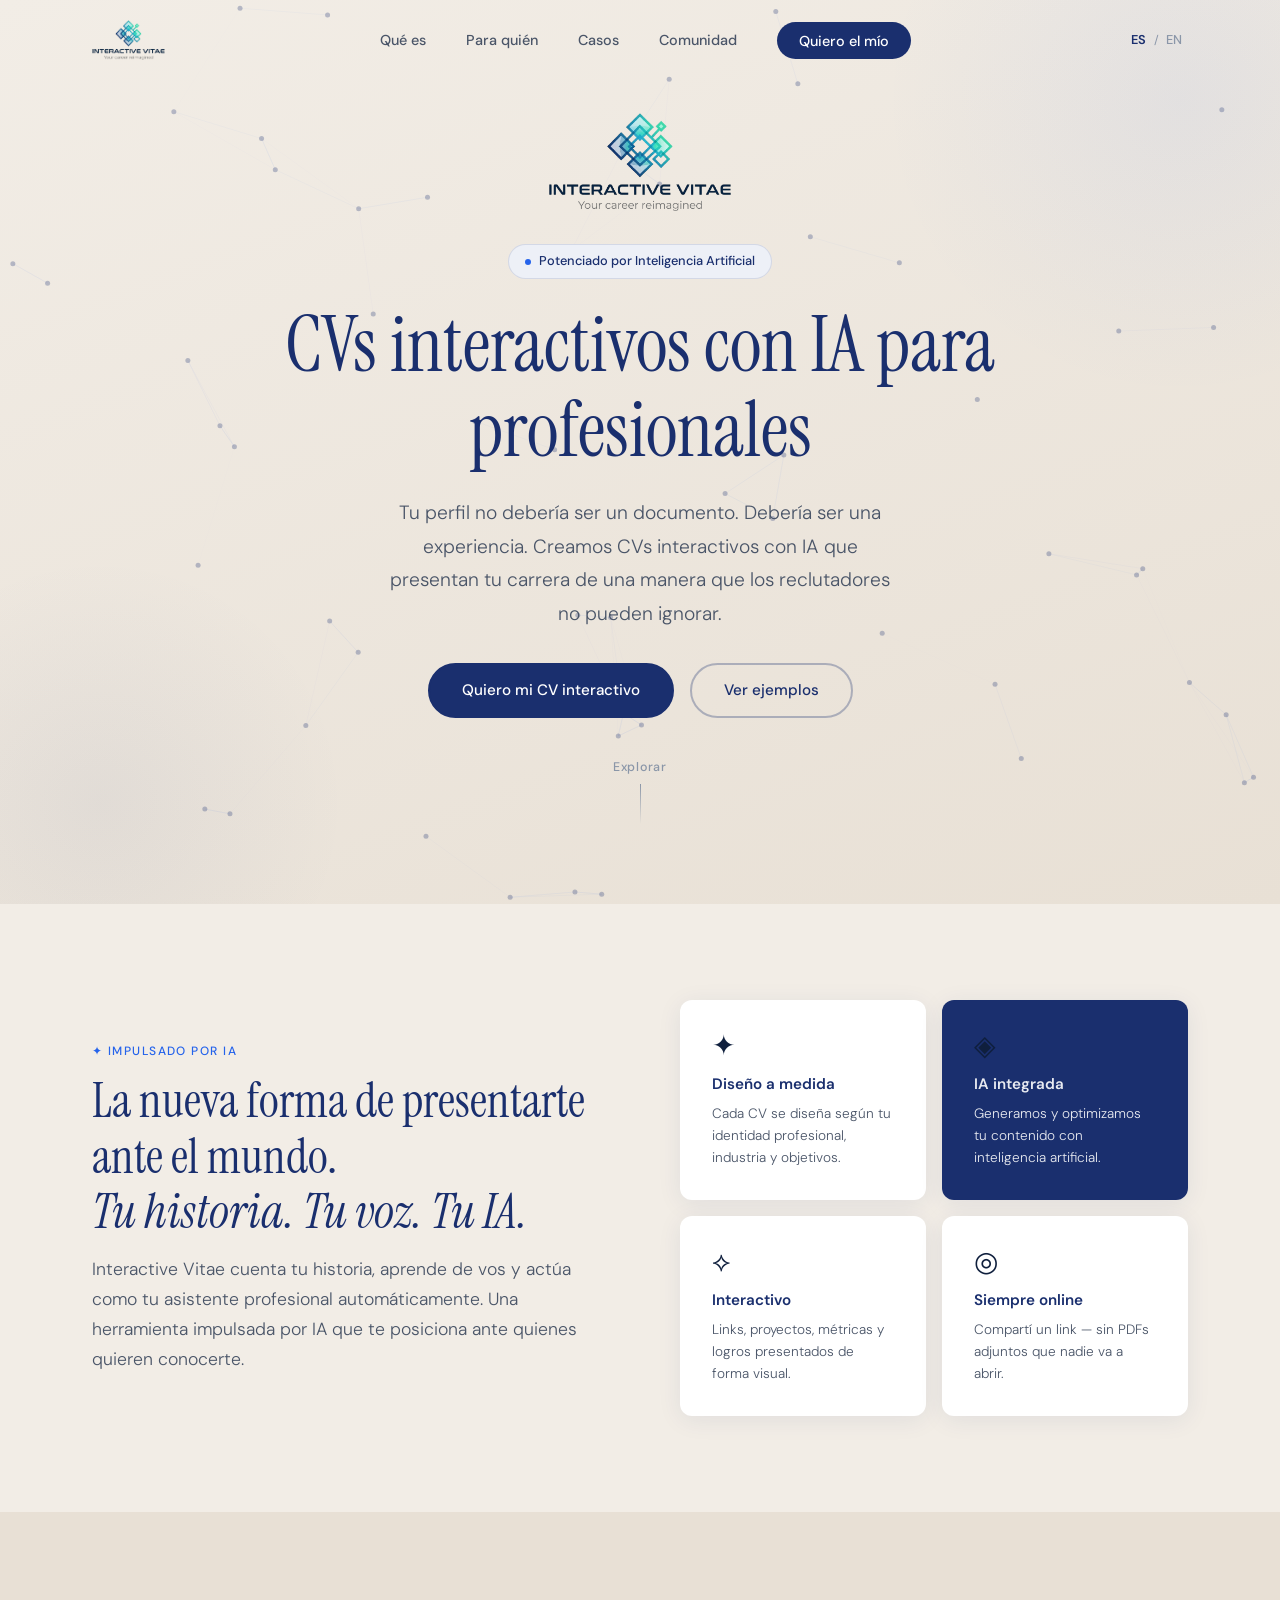
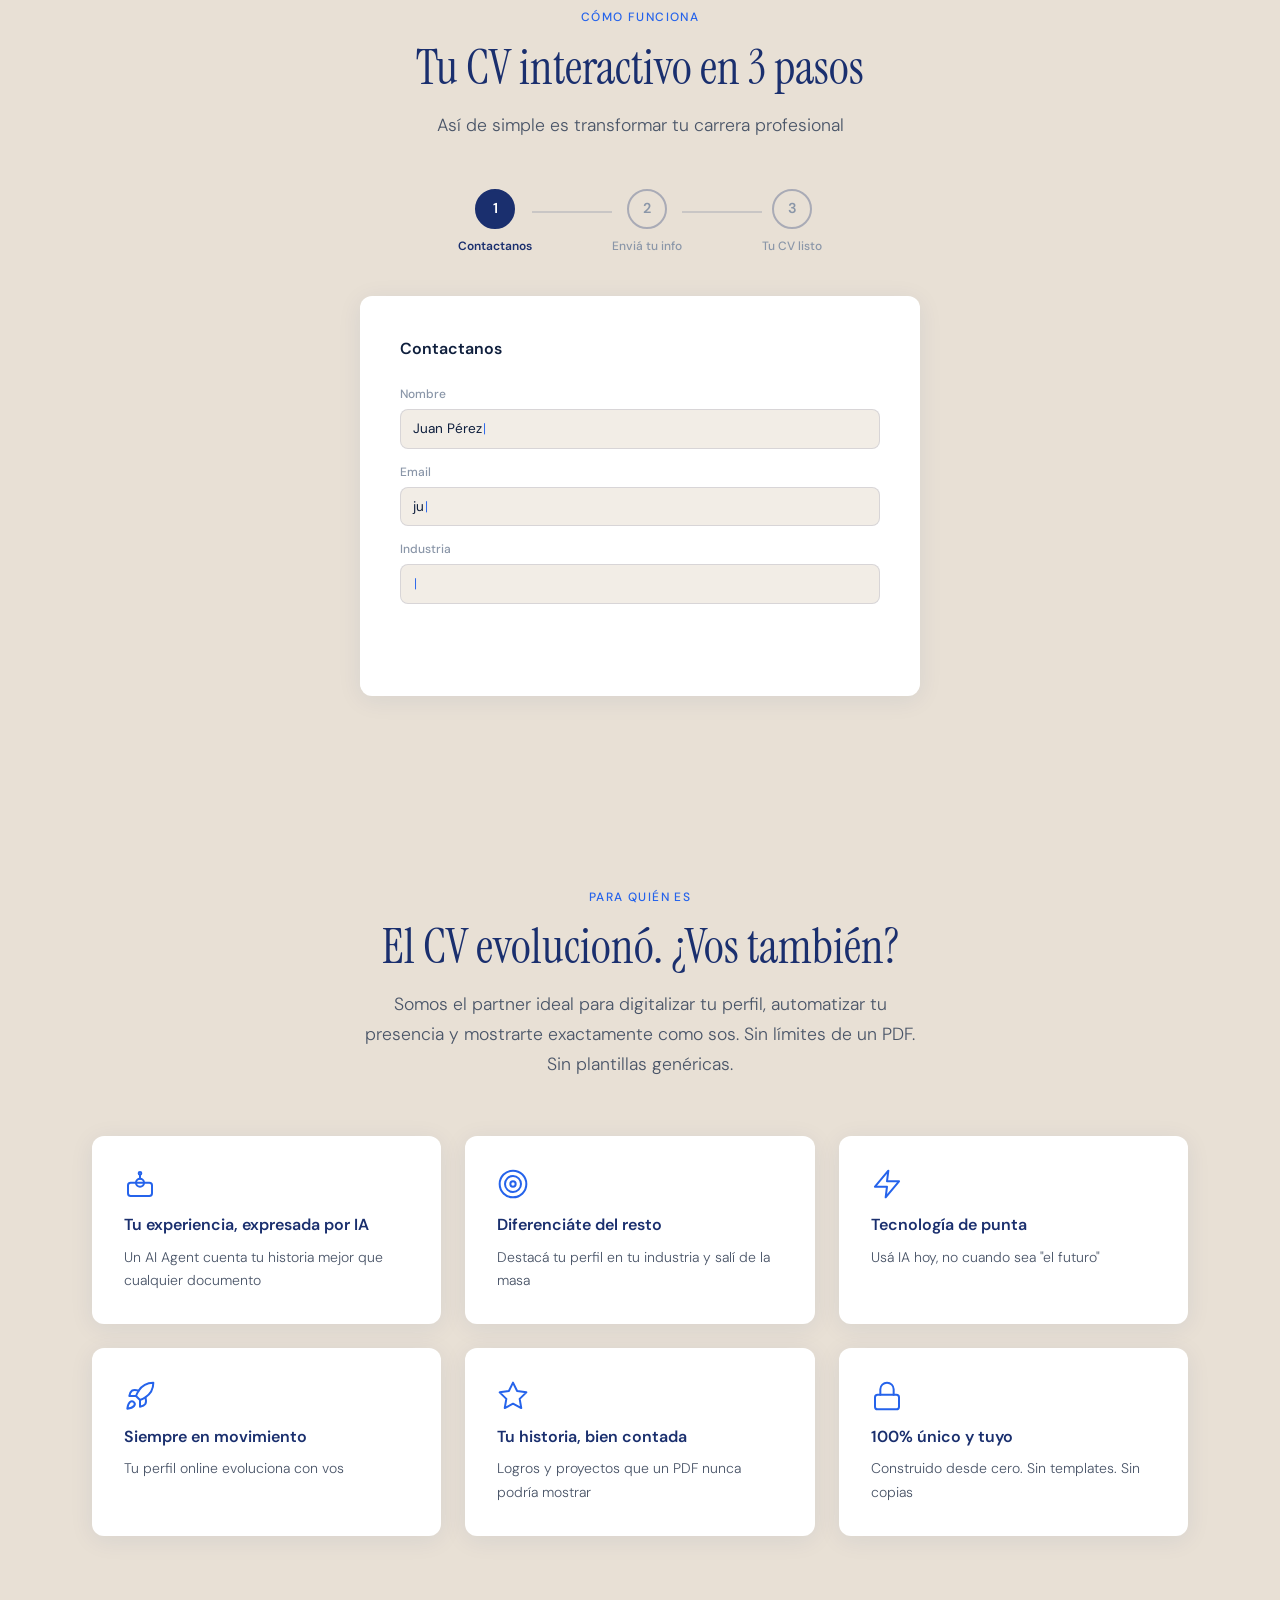
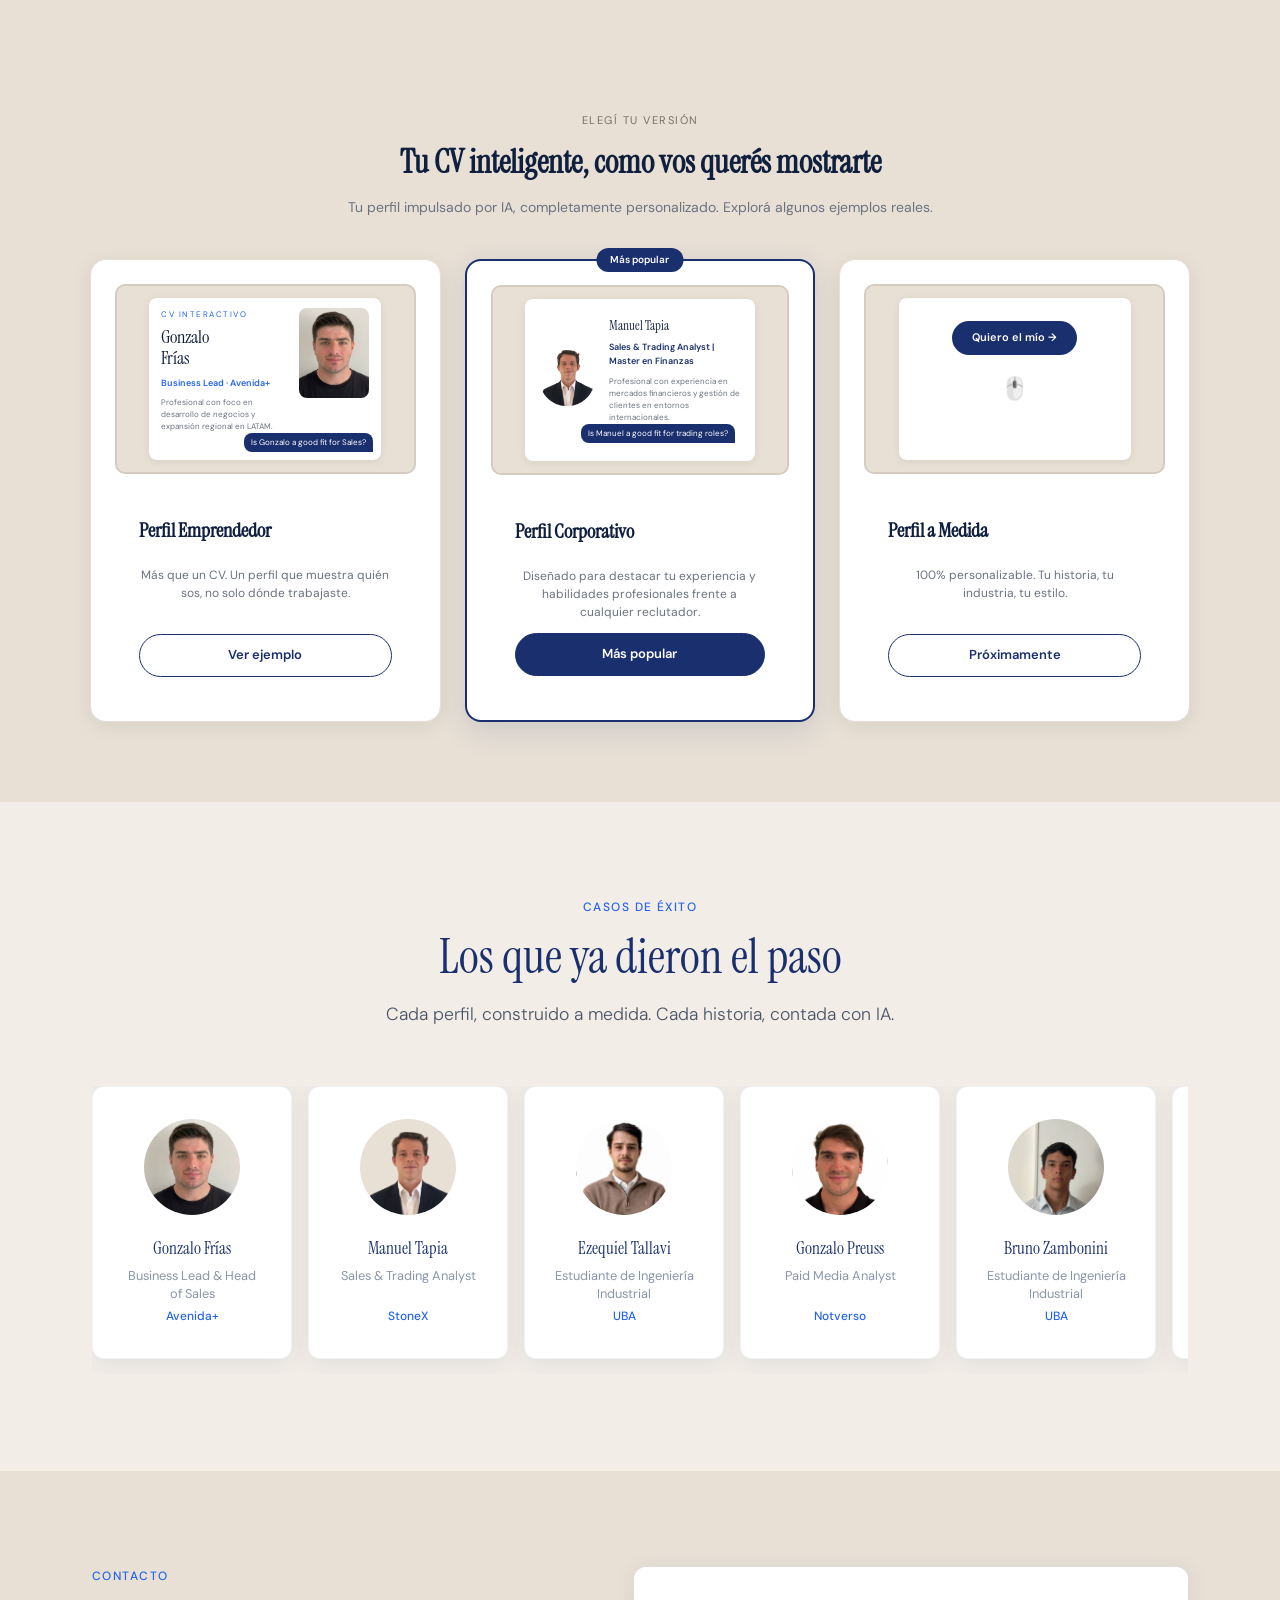
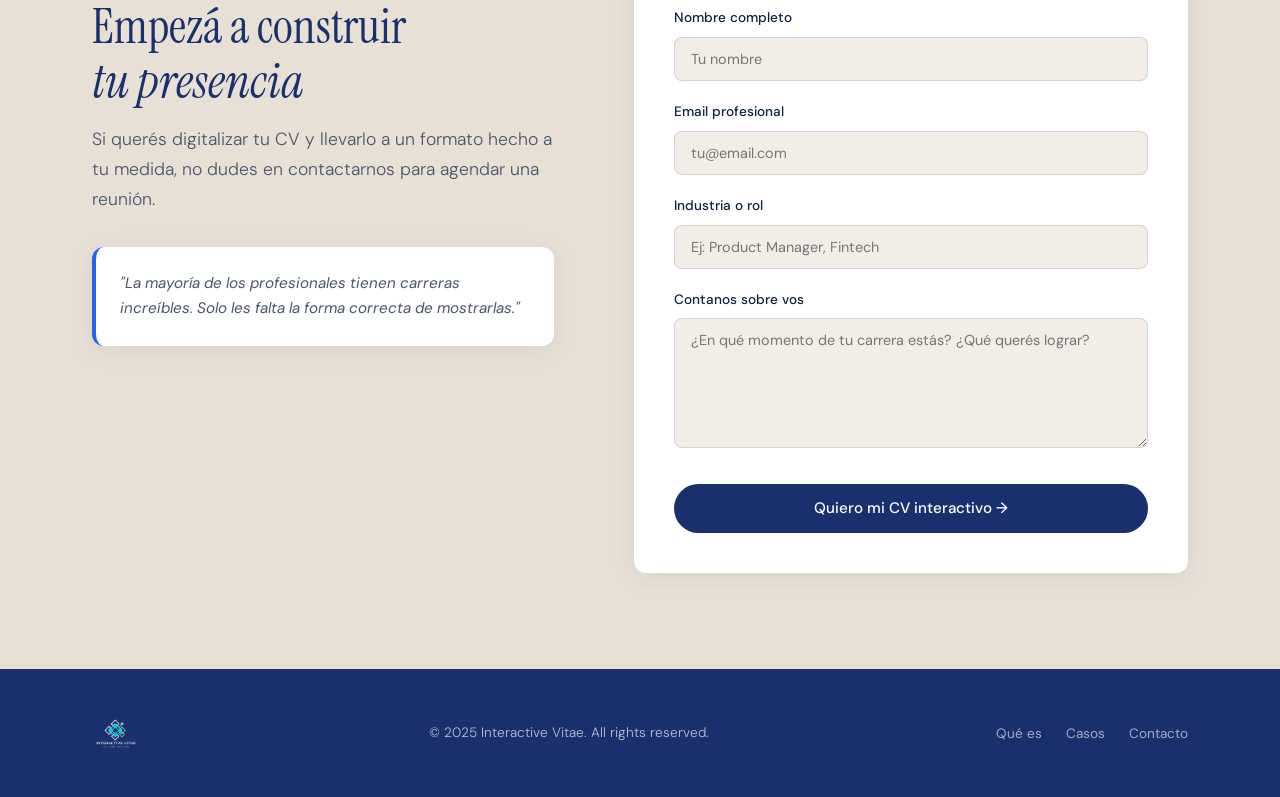
<file: index.html>
<!DOCTYPE html>
<html lang="es">
<head>
  <meta charset="UTF-8" />
  <meta name="viewport" content="width=device-width, initial-scale=1.0" />
  <title>Interactive Vitae | CV Interactivo con IA para Profesionales</title>
  <meta name="description" content="Interactive Vitae crea CVs interactivos con inteligencia artificial que hacen que tu carrera destaque. Presentá tu perfil profesional de una manera que nunca antes fue posible." />
  <meta property="og:title" content="Interactive Vitae — Your career reimagined" />
  <meta property="og:description" content="CVs interactivos con IA para profesionales que quieren destacar." />
  <meta property="og:type" content="website" />
  <meta property="og:image" content="https://interactivevitae.com/logo.png" />
  <meta property="og:url" content="https://interactivevitae.com/" />
  <link rel="canonical" href="https://interactivevitae.com/" />
  <meta name="twitter:card" content="summary_large_image" />
  <meta name="twitter:title" content="Interactive Vitae | CV Interactivo con IA" />
  <meta name="twitter:description" content="Tu CV interactivo impulsado por IA. Reclutadores pueden chatear con tu perfil en tiempo real." />
  <meta name="twitter:image" content="https://interactivevitae.com/logo.png" />
  <script type="application/ld+json">
  {
    "@context": "https://schema.org",
    "@type": "Organization",
    "name": "Interactive Vitae",
    "url": "https://interactivevitae.com",
    "logo": "https://interactivevitae.com/logo.png",
    "description": "CVs interactivos con IA para profesionales. Tu perfil impulsado por inteligencia artificial.",
    "email": "contacto@interactivevitae.com",
    "foundingDate": "2026",
    "sameAs": [
      "https://www.linkedin.com/company/interactive-vitae"
    ]
  }
  </script>
  <link rel="icon" type="image/png" href="favicon-general.png" />

  <!-- Google Fonts -->
  <link rel="preconnect" href="https://fonts.googleapis.com" />
  <link rel="preconnect" href="https://fonts.gstatic.com" crossorigin />
  <link href="https://fonts.googleapis.com/css2?family=Instrument+Serif:ital@0;1&family=DM+Sans:wght@300;400;500;600&display=swap" rel="stylesheet" />

  <link rel="stylesheet" href="style.css" />
  <link rel="stylesheet" href="demo.css" />
  <link rel="stylesheet" href="versiones.css" />
</head>
<body>

  <!-- ============================================
       NAVBAR
       ============================================ -->
  <nav class="navbar" id="navbar">
    <div class="container">
      <a href="#" class="nav-logo" aria-label="Interactive Vitae">
        <img src="logo.png" alt="Interactive Vitae" />
      </a>

      <ul class="nav-links" id="nav-links">
        <li><a href="#que-es" data-i18n="nav.que-es">Qué es</a></li>
        <li><a href="#que-buscamos" data-i18n="nav.para-quien">Para quién</a></li>
        <li><a href="#casos" data-i18n="nav.casos">Casos</a></li>
        <li><a href="comunidad.html" data-en="Community" data-es="Comunidad">Comunidad</a></li>
        <li><a href="#contacto" class="nav-cta" data-i18n="nav.cta">Quiero el mío</a></li>
      </ul>

      <div class="lang-toggle" id="lang-toggle" aria-label="Cambiar idioma">
        <button class="lang-btn active" data-lang="es">ES</button>
        <span class="lang-sep">/</span>
        <button class="lang-btn" data-lang="en">EN</button>
      </div>

      <button class="nav-hamburger" id="hamburger" aria-label="Abrir menú" aria-expanded="false">
        <span></span>
        <span></span>
        <span></span>
      </button>
    </div>
  </nav>


  <!-- ============================================
       HERO
       ============================================ -->
  <section class="hero" id="inicio">
    <canvas id="hero-canvas" aria-hidden="true"></canvas>
    <div class="container">
      <div class="hero-inner">

        <img src="logo.png" alt="Interactive Vitae" class="hero-logo fade-in" />

        <span class="hero-badge fade-in fade-in-delay-1">
          <span class="dot"></span>
          <span data-i18n="hero.badge">Potenciado por Inteligencia Artificial</span>
        </span>

        <h1 class="fade-in fade-in-delay-2" data-i18n="hero.title">CVs interactivos con IA para profesionales</h1>

        <p class="hero-subtitle fade-in fade-in-delay-3" data-i18n="hero.subtitle">
          Tu perfil no debería ser un documento. Debería ser una experiencia.
          Creamos CVs interactivos con IA que presentan tu carrera de una
          manera que los reclutadores no pueden ignorar.
        </p>

        <div class="hero-actions fade-in fade-in-delay-4">
          <a href="mailto:interactivevitae@gmail.com?subject=Quiero%20mi%20CV%20interactivo" class="btn btn-primary" data-i18n="hero.btn-primary">Quiero mi CV interactivo</a>
          <a href="#casos" class="btn btn-outline" data-i18n="hero.btn-outline">Ver ejemplos</a>
        </div>

        <div class="hero-scroll fade-in fade-in-delay-5">
          <span data-i18n="hero.scroll">Explorar</span>
          <div class="scroll-line"></div>
        </div>

      </div>
    </div>
  </section>


  <!-- ============================================
       QUE ES INTERACTIVE VITAE
       ============================================ -->
  <section class="que-es" id="que-es">
    <div class="container">

      <div class="que-es-text">
        <p class="section-label fade-in" data-i18n="que-es.label">✦ IMPULSADO POR IA</p>
        <h2 class="section-title fade-in fade-in-delay-1" data-i18n="que-es.title">La nueva forma de presentarte ante el mundo.<br /><em>Tu historia. Tu voz. Tu IA.</em></h2>
        <p class="section-subtitle fade-in fade-in-delay-2" data-i18n="que-es.subtitle">
          Interactive Vitae cuenta tu historia, aprende de vos y actúa como tu asistente profesional automáticamente. Una herramienta impulsada por IA que te posiciona ante quienes quieren conocerte.
        </p>
      </div>

      <div class="que-es-cards">
        <div class="feature-card fade-in">
          <div class="feature-icon">✦</div>
          <h3 data-i18n="que-es.card1.title">Diseño a medida</h3>
          <p data-i18n="que-es.card1.body">Cada CV se diseña según tu identidad profesional, industria y objetivos.</p>
        </div>
        <div class="feature-card accent fade-in fade-in-delay-1">
          <div class="feature-icon">◈</div>
          <h3 data-i18n="que-es.card2.title">IA integrada</h3>
          <p data-i18n="que-es.card2.body">Generamos y optimizamos tu contenido con inteligencia artificial.</p>
        </div>
        <div class="feature-card fade-in fade-in-delay-2">
          <div class="feature-icon">⟡</div>
          <h3 data-i18n="que-es.card3.title">Interactivo</h3>
          <p data-i18n="que-es.card3.body">Links, proyectos, métricas y logros presentados de forma visual.</p>
        </div>
        <div class="feature-card fade-in fade-in-delay-3">
          <div class="feature-icon">◎</div>
          <h3 data-i18n="que-es.card4.title">Siempre online</h3>
          <p data-i18n="que-es.card4.body">Compartí un link — sin PDFs adjuntos que nadie va a abrir.</p>
        </div>
      </div>

    </div>
  </section>


  <!-- ============================================
       CÓMO FUNCIONA
       ============================================ -->
  <section class="como-funciona" id="como-funciona">
    <div class="container">

      <div class="como-funciona-header">
        <p class="section-label fade-in" data-i18n="como.label">CÓMO FUNCIONA</p>
        <h2 class="section-title fade-in fade-in-delay-1" data-i18n="como.title">Tu CV interactivo en 3 pasos</h2>
        <p class="section-subtitle fade-in fade-in-delay-2" data-i18n="como.subtitle">Así de simple es transformar tu carrera profesional</p>
      </div>

      <!-- Indicador de pasos -->
      <div class="como-steps fade-in fade-in-delay-3" id="como-steps">
        <div class="como-step active" data-step="1">
          <div class="step-circle">1</div>
          <span class="step-label" data-i18n="como.step1.label">Contactanos</span>
        </div>
        <div class="como-connector"></div>
        <div class="como-step" data-step="2">
          <div class="step-circle">2</div>
          <span class="step-label" data-i18n="como.step2.label">Enviá tu info</span>
        </div>
        <div class="como-connector"></div>
        <div class="como-step" data-step="3">
          <div class="step-circle">3</div>
          <span class="step-label" data-i18n="como.step3.label">Tu CV listo</span>
        </div>
      </div>

      <!-- Card de demo -->
      <div class="como-card fade-in fade-in-delay-4">

        <!-- Panel 1: Formulario -->
        <div class="como-panel active" id="panel-1">
          <h3 class="como-card-title" data-i18n="como.step1.card-title">Contactanos</h3>
          <div class="demo-form">
            <div class="demo-field">
              <label data-i18n="como.step1.field1">Nombre</label>
              <div class="demo-input"><span class="typed-text" id="type-nombre"></span><span class="demo-cursor">|</span></div>
            </div>
            <div class="demo-field">
              <label data-i18n="como.step1.field2">Email</label>
              <div class="demo-input"><span class="typed-text" id="type-email"></span><span class="demo-cursor">|</span></div>
            </div>
            <div class="demo-field">
              <label data-i18n="como.step1.field3">Industria</label>
              <div class="demo-input"><span class="typed-text" id="type-industria"></span><span class="demo-cursor">|</span></div>
            </div>
            <button class="demo-submit" id="demo-btn" data-i18n="como.step1.btn">Enviar →</button>
          </div>
        </div>

        <!-- Panel 2: Upload -->
        <div class="como-panel" id="panel-2">
          <h3 class="como-card-title" data-i18n="como.step2.card-title">Enviá tu info</h3>
          <div class="demo-upload">
            <div class="upload-zone" id="upload-zone">
              <div class="upload-file-icon">
                <svg width="40" height="48" viewBox="0 0 40 48" fill="none">
                  <rect width="40" height="48" rx="6" fill="#e8e0d5"/>
                  <rect x="6" y="20" width="28" height="3" rx="1.5" fill="#1a2f6e" opacity="0.3"/>
                  <rect x="6" y="27" width="22" height="3" rx="1.5" fill="#1a2f6e" opacity="0.2"/>
                  <rect x="6" y="34" width="16" height="3" rx="1.5" fill="#1a2f6e" opacity="0.15"/>
                  <rect x="6" y="10" width="18" height="3" rx="1.5" fill="#2563eb" opacity="0.6"/>
                </svg>
              </div>
              <span class="upload-filename">curriculum.pdf</span>
              <div class="upload-progress-track">
                <div class="upload-progress-bar" id="upload-bar"></div>
              </div>
              <span class="upload-status" id="upload-status" data-i18n="como.step2.uploading">Subiendo...</span>
            </div>
          </div>
        </div>

        <!-- Panel 3: CV interactivo -->
        <div class="como-panel" id="panel-3">
          <div class="browser-mockup">

            <!-- Barra del browser -->
            <div class="browser-bar reveal-item">
              <div class="browser-dots">
                <span class="dot dot-red"></span>
                <span class="dot dot-yellow"></span>
                <span class="dot dot-green"></span>
              </div>
              <div class="browser-url">interactivitae.com/juan-perez</div>
              <div class="browser-actions">
                <span class="browser-btn">AI Guide</span>
                <span class="browser-lang">ES</span>
                <span class="browser-lang">EN</span>
                <span class="browser-icon">☀</span>
              </div>
            </div>

            <!-- Contenido del CV -->
            <div class="browser-content">

              <!-- Header del perfil -->
              <div class="cv-header reveal-item">
                <div class="cv-avatar">JP</div>
                <div class="cv-info">
                  <div class="cv-name">Juan Pérez</div>
                  <div class="cv-role">Software Developer · Buenos Aires</div>
                  <div class="cv-badge">✦ AI-Powered</div>
                </div>
                <div class="cv-header-tags">
                  <span class="cv-tag">React</span>
                  <span class="cv-tag">Node.js</span>
                  <span class="cv-tag">AI/ML</span>
                </div>
              </div>

              <!-- Experiencia + Skills -->
              <div class="cv-body reveal-item">
                <div class="cv-section-title">Experiencia</div>
                <div class="cv-exp-item">
                  <span class="cv-exp-role">Senior Dev</span>
                  <span class="cv-exp-company">MercadoLibre</span>
                  <span class="cv-exp-years">2021–Presente</span>
                </div>
                <div class="cv-exp-item">
                  <span class="cv-exp-role">Full-Stack</span>
                  <span class="cv-exp-company">Globant</span>
                  <span class="cv-exp-years">2019–2021</span>
                </div>
                <div class="cv-section-title" style="margin-top:0.5rem">Skills</div>
                <div class="cv-tags-row">
                  <span class="cv-tag">React</span>
                  <span class="cv-tag">TypeScript</span>
                  <span class="cv-tag">Node.js</span>
                  <span class="cv-tag">Python</span>
                  <span class="cv-tag">AI/ML</span>
                </div>
              </div>

            </div>

            <!-- Widget flotante de chat -->
            <div class="cv-chat-widget" id="cv-chat-widget">
              <div class="chat-panel" id="chat-panel">
                <div class="chat-panel-header">
                  <span class="chat-panel-robot">🤖</span>
                  <span class="chat-panel-title">AI Assistant</span>
                  <span class="chat-panel-online">Online</span>
                </div>
                <div class="chat-panel-body" id="chat-panel-body"></div>
              </div>
              <div class="chat-widget-btn" id="chat-widget-btn">
                <svg width="15" height="15" viewBox="0 0 24 24" fill="none" stroke="white" stroke-width="2.5" stroke-linecap="round" stroke-linejoin="round">
                  <path d="M21 15a2 2 0 0 1-2 2H7l-4 4V5a2 2 0 0 1 2-2h14a2 2 0 0 1 2 2z"/>
                </svg>
              </div>
            </div>

          </div>
        </div>

      </div>
    </div>
  </section>


  <!-- ============================================
       DEMO ANIMADA
       ============================================ -->
  <section id="demo">
    <p class="demo-eyebrow">Interactive Vitae</p>
    <h2 class="demo-title">See it in action</h2>
    <p class="demo-subtitle">Watch your CV come alive</p>

    <div class="demo-progress-bar">
      <div class="demo-progress-fill" id="demoPF"></div>
    </div>

    <div class="demo-browser light" id="demoBrowser">
      <div class="demo-bar light" id="demoBar">
        <div class="demo-dots">
          <span class="demo-dot-r"></span>
          <span class="demo-dot-y"></span>
          <span class="demo-dot-g"></span>
        </div>
        <div class="demo-url light" id="demoUrl">interactivitae.com/juan-perez</div>
        <div class="demo-hbtns">
          <div style="position:relative;display:inline-flex;align-items:center;">
            <button class="demo-guide-btn" id="demoGuideBtn">⊙ AI Guide</button>
            <div class="demo-touch-ring" id="demoTrGuide" style="top:-5px;left:-5px;width:76px;height:28px;border-radius:20px;"></div>
          </div>
          <div style="position:relative;display:inline-flex;align-items:center;">
            <div class="demo-lang-grp" id="demoLangGrp">
              <button class="demo-lang-btn active" id="demoEs">ES</button>
              <button class="demo-lang-btn inactive" id="demoEn">EN</button>
            </div>
            <div class="demo-touch-ring" id="demoTrLang" style="top:-5px;left:-5px;width:52px;height:28px;border-radius:20px;"></div>
          </div>
          <div style="position:relative;display:inline-flex;align-items:center;">
            <button class="demo-theme-btn" id="demoThemeBtn">☀</button>
            <div class="demo-touch-ring" id="demoTrTheme" style="top:-5px;left:-5px;width:30px;height:30px;border-radius:50%;"></div>
          </div>
        </div>
      </div>

      <div class="demo-content light" id="demoContent">
        <div class="demo-cv-layer">

          <div class="demo-profile-row" id="demoPR">
            <div class="demo-avatar" id="demoAv">JP</div>
            <div style="flex:1;">
              <div class="demo-p-name" id="demoPName">Juan Pérez</div>
              <div class="demo-p-role" id="demoPRole">Software Developer · Buenos Aires</div>
              <div style="display:flex;gap:4px;margin-top:3px;flex-wrap:wrap;">
                <span class="demo-chip light" id="dck1">React</span>
                <span class="demo-chip light" id="dck2">Node.js</span>
                <span class="demo-chip light" id="dck3">AI/ML</span>
              </div>
            </div>
            <span class="demo-ai-badge light" id="demoAib">✦ AI-Powered</span>
          </div>

          <div class="demo-section" id="ds0">
            <div class="demo-sec-head light" id="dsh0">
              <span style="font-size:11px;">👤</span>
              <span class="demo-sec-label light" id="dl0">Sobre mí</span>
            </div>
            <div class="demo-exp-card light" id="demoAbout" style="font-size:9px;line-height:1.5;">Software developer with 5+ years building AI-powered web solutions.</div>
            <div class="guide-tip">Your summary — first impression ✦</div>
          </div>

          <div class="demo-section" id="ds1">
            <div class="demo-sec-head light" id="dsh1">
              <span style="font-size:11px;">💼</span>
              <span class="demo-sec-label light" id="dl1">Experiencia</span>
            </div>
            <div class="demo-exp-card light">Senior Dev — MercadoLibre (2021–Present)</div>
            <div class="demo-exp-card light">Full-Stack — Globant (2019–2021)</div>
            <div class="demo-exp-card light">Jr. Developer — Accenture (2017–2019)</div>
            <div class="guide-tip">Work history — most important ✦</div>
          </div>

          <div class="demo-section" id="ds2">
            <div class="demo-sec-head light" id="dsh2">
              <span style="font-size:11px;">⟨⟩</span>
              <span class="demo-sec-label light" id="dl2">Skills</span>
            </div>
            <div style="display:flex;gap:4px;flex-wrap:wrap;">
              <span class="demo-chip light" id="dsk1">React</span>
              <span class="demo-chip light" id="dsk2">TypeScript</span>
              <span class="demo-chip light" id="dsk3">Node.js</span>
              <span class="demo-chip light" id="dsk4">Python</span>
              <span class="demo-chip light" id="dsk5">AI/ML</span>
            </div>
            <div class="guide-tip">Top skills — recruiters scan this ✦</div>
          </div>

          <div class="demo-section" id="ds3">
            <div class="demo-sec-head light" id="dsh3">
              <span style="font-size:11px;">📞</span>
              <span class="demo-sec-label light" id="dl3">Contacto</span>
            </div>
            <div style="display:flex;gap:4px;flex-wrap:wrap;">
              <span class="demo-chip light">LinkedIn</span>
              <span class="demo-chip light">Download CV</span>
              <span class="demo-chip light">Contactar</span>
            </div>
            <div class="guide-tip">Make it easy to reach you ✦</div>
          </div>

        </div>

        <!-- Chat panel -->
        <div class="demo-chat-panel" id="demoChatPanel">
          <div class="demo-chat-header">
            <div style="display:flex;align-items:center;gap:5px;">
              <div class="demo-bot-icon">
                <svg width="12" height="12" viewBox="0 0 24 24" fill="#fff"><path d="M12 2a2 2 0 012 2 2 2 0 01-2 2 2 2 0 01-2-2 2 2 0 012-2zm8 7H4a2 2 0 00-2 2v8a2 2 0 002 2h16a2 2 0 002-2v-8a2 2 0 00-2-2zM9 17H7v-5h2v5zm8 0h-2v-5h2v5zm-4 0h-2v-5h2v5z"/></svg>
              </div>
              <span style="font-size:10px;font-weight:600;color:#fff;">Juan Pérez Personal Assistant</span>
            </div>
            <span class="demo-online">Online</span>
          </div>
          <div class="demo-chat-msgs" id="demoChatMsgs"></div>
        </div>

        <!-- FAB siempre visible -->
        <div class="demo-fab" id="demoFab">
          <svg width="15" height="15" viewBox="0 0 24 24" fill="#fff"><path d="M20 2H4c-1.1 0-2 .9-2 2v18l4-4h14c1.1 0 2-.9 2-2V4c0-1.1-.9-2-2-2z"/></svg>
        </div>
        <div class="demo-touch-ring" id="demoTrFab" style="position:absolute;bottom:5px;right:5px;width:42px;height:42px;border-radius:50%;"></div>

        <!-- CTA -->
        <div class="demo-cta" id="demoCtaScreen">
          <div style="font-size:10px;color:#818cf8;letter-spacing:1.5px;text-transform:uppercase;">Interactive Vitae</div>
          <div class="demo-cta-title">More than a CV.<br><em>Your professional identity.</em></div>
          <p style="font-size:11px;color:#94a3b8;text-align:center;">Let your profile speak for you.</p>
          <button class="demo-cta-btn">Get yours today →</button>
        </div>

      </div>
    </div>

    <p class="demo-caption" id="demoCap"></p>
  </section>


  <!-- ============================================
       QUE BUSCAMOS
       ============================================ -->
  <section class="que-buscamos" id="que-buscamos">
    <div class="container">

      <p class="section-label fade-in" data-i18n="buscamos.label">Para quién es</p>
      <h2 class="section-title fade-in fade-in-delay-1" data-i18n="buscamos.title">Profesionales que quieren<br /><em>más que un PDF</em></h2>
      <p class="section-subtitle fade-in fade-in-delay-2" data-i18n="buscamos.subtitle">
        No hacemos CVs genéricos. Trabajamos con profesionales que entienden que
        su imagen online importa y quieren diferenciarse de verdad.
      </p>

      <div class="buscamos-grid">

        <div class="buscamos-item fade-in">
          <div class="buscamos-icon">
            <svg width="32" height="32" viewBox="0 0 24 24" fill="none" stroke="#2563eb" stroke-width="1.5" stroke-linecap="round" stroke-linejoin="round">
              <rect x="3" y="11" width="18" height="10" rx="2"/><circle cx="12" cy="11" r="3"/><path d="M12 8V5"/><circle cx="12" cy="4" r="1"/>
            </svg>
          </div>
          <h3 data-i18n="buscamos.item1.title">Tu experiencia, expresada por IA</h3>
          <p data-i18n="buscamos.item1.body">Un AI Agent cuenta tu historia mejor que cualquier documento</p>
        </div>

        <div class="buscamos-item fade-in fade-in-delay-1">
          <div class="buscamos-icon">
            <svg width="32" height="32" viewBox="0 0 24 24" fill="none" stroke="#2563eb" stroke-width="1.5" stroke-linecap="round" stroke-linejoin="round">
              <circle cx="12" cy="12" r="10"/><circle cx="12" cy="12" r="6"/><circle cx="12" cy="12" r="2"/>
            </svg>
          </div>
          <h3 data-i18n="buscamos.item2.title">Diferenciáte del resto</h3>
          <p data-i18n="buscamos.item2.body">Destacá tu perfil en tu industria y salí de la masa</p>
        </div>

        <div class="buscamos-item fade-in fade-in-delay-2">
          <div class="buscamos-icon">
            <svg width="32" height="32" viewBox="0 0 24 24" fill="none" stroke="#2563eb" stroke-width="1.5" stroke-linecap="round" stroke-linejoin="round">
              <path d="M13 2L3 14h9l-1 8 10-12h-9l1-8z"/>
            </svg>
          </div>
          <h3 data-i18n="buscamos.item3.title">Tecnología de punta</h3>
          <p data-i18n="buscamos.item3.body">Usá IA hoy, no cuando sea "el futuro"</p>
        </div>

        <div class="buscamos-item fade-in fade-in-delay-1">
          <div class="buscamos-icon">
            <svg width="32" height="32" viewBox="0 0 24 24" fill="none" stroke="#2563eb" stroke-width="1.5" stroke-linecap="round" stroke-linejoin="round">
              <path d="M4.5 16.5c-1.5 1.26-2 5-2 5s3.74-.5 5-2c.71-.84.7-2.13-.09-2.91a2.18 2.18 0 0 0-2.91-.09z"/><path d="m12 15-3-3a22 22 0 0 1 2-3.95A12.88 12.88 0 0 1 22 2c0 2.72-.78 7.5-6 11a22.35 22.35 0 0 1-4 2z"/><path d="M9 12H4s.55-3.03 2-4c1.62-1.08 5 0 5 0"/><path d="M12 15v5s3.03-.55 4-2c1.08-1.62 0-5 0-5"/>
            </svg>
          </div>
          <h3 data-i18n="buscamos.item4.title">Siempre en movimiento</h3>
          <p data-i18n="buscamos.item4.body">Tu perfil online evoluciona con vos</p>
        </div>

        <div class="buscamos-item fade-in fade-in-delay-2">
          <div class="buscamos-icon">
            <svg width="32" height="32" viewBox="0 0 24 24" fill="none" stroke="#2563eb" stroke-width="1.5" stroke-linecap="round" stroke-linejoin="round">
              <polygon points="12 2 15.09 8.26 22 9.27 17 14.14 18.18 21.02 12 17.77 5.82 21.02 7 14.14 2 9.27 8.91 8.26 12 2"/>
            </svg>
          </div>
          <h3 data-i18n="buscamos.item5.title">Tu historia, bien contada</h3>
          <p data-i18n="buscamos.item5.body">Logros y proyectos que un PDF nunca podría mostrar</p>
        </div>

        <div class="buscamos-item fade-in fade-in-delay-3">
          <div class="buscamos-icon">
            <svg width="32" height="32" viewBox="0 0 24 24" fill="none" stroke="#2563eb" stroke-width="1.5" stroke-linecap="round" stroke-linejoin="round">
              <rect x="3" y="11" width="18" height="11" rx="2"/><path d="M7 11V7a5 5 0 0 1 10 0v4"/>
            </svg>
          </div>
          <h3 data-i18n="buscamos.item6.title">100% único y tuyo</h3>
          <p data-i18n="buscamos.item6.body">Construido desde cero. Sin templates. Sin copias</p>
        </div>

      </div>

    </div>
  </section>


  <!-- ============================================
       VERSIONES
       ============================================ -->
  <section id="versiones">
    <p class="ver-eyebrow" data-en="Choose Your Version" data-es="Elegí tu versión">Elegí tu versión</p>
    <h2 class="ver-title" data-en="Your intelligent CV, exactly how you want to show yourself" data-es="Tu CV inteligente, como vos querés mostrarte">Tu CV inteligente, como vos querés mostrarte</h2>
    <p class="ver-subtitle" data-en="Your AI-powered profile, fully personalized. Explore some real examples." data-es="Tu perfil impulsado por IA, completamente personalizado. Explorá algunos ejemplos reales.">Tu perfil impulsado por IA, completamente personalizado. Explorá algunos ejemplos reales.</p>

    <div class="ver-grid">

      <!-- Card 1: CV Website -->
      <div class="ver-card" data-card="1">
        <div class="ver-preview ver-preview--simple">
          <div class="preview-inner">
            <div style="display:flex;gap:12px;align-items:flex-start;height:100%;">
              <div style="flex:1;display:flex;flex-direction:column;gap:6px;align-items:flex-start;text-align:left;">
                <span style="font-size:8px;letter-spacing:1.5px;text-transform:uppercase;color:#2563eb;font-family:'DM Sans',sans-serif;">CV Interactivo</span>
                <div style="font-family:'Instrument Serif',serif;font-size:18px;color:#0f1f3d;line-height:1.2;">Gonzalo<br>Frías</div>
                <div style="font-size:9px;color:#2563eb;font-family:'DM Sans',sans-serif;font-weight:600;">Business Lead · Avenida+</div>
                <div style="font-size:8px;color:#6b7280;font-family:'DM Sans',sans-serif;line-height:1.5;">Profesional con foco en desarrollo de negocios y expansión regional en LATAM.</div>
              </div>
              <div style="flex-shrink:0;">
                <img src="foto-gonzalo.jpeg" style="width:70px;height:90px;object-fit:cover;object-position:center top;border-radius:8px;">
              </div>
            </div>
            <div id="vp1chat" style="position:absolute;bottom:8px;left:8px;right:8px;z-index:10;display:flex;flex-direction:column;justify-content:flex-end;gap:3px;"></div>
          </div>
        </div>
        <div class="ver-card-body">
          <h3 class="ver-plan-name" data-es="Perfil Emprendedor" data-en="Startup Profile">Perfil Emprendedor</h3>
          <p style="font-size:12px;color:#6b7280;font-family:'DM Sans',sans-serif;text-align:center;margin:8px 0 0;line-height:1.5;" data-es="Más que un CV. Un perfil que muestra quién sos, no solo dónde trabajaste." data-en="More than a CV. A profile that shows who you are, not just where you worked.">Más que un CV. Un perfil que muestra quién sos, no solo dónde trabajaste.</p>
          <a href="https://friasg.interactivevitae.com/" target="_blank" rel="noopener noreferrer" class="ver-btn ver-btn--outline" data-en="See example" data-es="Ver ejemplo">Ver ejemplo</a>
        </div>
      </div>

      <!-- Card 2: Interactive CV (destacada) -->
      <div class="ver-card ver-card--featured" data-card="2">
        <div class="ver-badge" data-en="Most Popular" data-es="Más popular">Más popular</div>
        <div class="ver-preview ver-preview--simple">
          <div class="preview-inner" style="min-height:162px;">
            <div style="display:flex;gap:12px;align-items:center;height:100%;position:relative;">
              <div style="flex-shrink:0;">
                <img src="foto-manuel.png" style="width:60px;height:75px;object-fit:cover;object-position:center top;border-radius:8px;">
              </div>
              <div style="flex:1;display:flex;flex-direction:column;gap:6px;text-align:left;">
                <div style="font-family:'Instrument Serif',serif;font-size:13px;color:#0f1f3d;line-height:1.2;">Manuel Tapia</div>
                <div style="font-size:9px;color:#1a2f6e;font-family:'DM Sans',sans-serif;font-weight:600;">Sales & Trading Analyst | Master en Finanzas</div>
                <div style="font-size:8px;color:#6b7280;font-family:'DM Sans',sans-serif;line-height:1.5;">Profesional con experiencia en mercados financieros y gestión de clientes en entornos internacionales.</div>
                <div style="display:flex;align-items:center;gap:4px;font-size:8px;color:#6b7280;font-family:'DM Sans',sans-serif;">
                  <span>📍</span><span>Buenos Aires, Argentina</span>
                </div>
              </div>
              <div id="vp2chat" style="position:absolute;bottom:8px;left:8px;right:8px;z-index:10;display:flex;flex-direction:column;gap:3px;"></div>
            </div>
          </div>
        </div>
        <div class="ver-card-body">
          <h3 class="ver-plan-name" data-es="Perfil Corporativo" data-en="Corporate Profile">Perfil Corporativo</h3>
          <p style="font-size:12px;color:#6b7280;font-family:'DM Sans',sans-serif;text-align:center;margin:8px 0 0;line-height:1.5;" data-es="Diseñado para destacar tu experiencia y habilidades profesionales frente a cualquier reclutador." data-en="Built to showcase your experience and professional skills to any recruiter.">Diseñado para destacar tu experiencia y habilidades profesionales frente a cualquier reclutador.</p>
          <a href="https://tapiam.interactivevitae.com/" target="_blank" rel="noopener noreferrer" class="ver-btn ver-btn--solid" data-en="Most Popular" data-es="Más popular">Más popular</a>
        </div>
      </div>

      <!-- Card 3: Fully Customized -->
      <div class="ver-card" data-card="3">
        <div class="ver-preview ver-preview--simple">
          <div class="preview-inner" style="min-height:162px;">
            <div style="display:flex;flex-direction:column;align-items:center;justify-content:center;height:100%;gap:16px;position:relative;">
              <div style="background:#1a2f6e;color:#fff;font-family:'DM Sans',sans-serif;font-size:11px;padding:8px 20px;border-radius:24px;font-weight:600;">Quiero el mío →</div>
              <div id="cursorAnim" style="font-size:22px;position:relative;">🖱️</div>
              <div id="contactanos-txt" style="font-size:9px;color:#6b7280;font-family:'DM Sans',sans-serif;text-align:center;opacity:0;" data-en="Contact us below" data-es="Contactanos más abajo">Contactanos más abajo</div>
            </div>
          </div>
        </div>
        <div class="ver-card-body">
          <h3 class="ver-plan-name" data-es="Perfil a Medida" data-en="Custom Profile">Perfil a Medida</h3>
          <p style="font-size:12px;color:#6b7280;font-family:'DM Sans',sans-serif;text-align:center;margin:8px 0 0;line-height:1.5;" data-es="100% personalizable. Tu historia, tu industria, tu estilo." data-en="100% customizable. Your story, your industry, your style.">100% personalizable. Tu historia, tu industria, tu estilo.</p>
          <a href="#contacto" class="ver-btn ver-btn--outline" data-en="Coming Soon" data-es="Próximamente" onclick="document.getElementById('contacto').scrollIntoView({behavior:'smooth'})">Próximamente</a>
        </div>
      </div>

    </div>
  </section>


  <!-- ============================================
       FEATURES / DEMO
       ============================================ -->
  <section id="features">
    <div class="container">

      <!-- Encabezado -->
      <p class="feat-eyebrow">INTERACTIVE VITAE</p>
      <h2 class="feat-title" data-es="Tu perfil puede lucir así" data-en="Your profile could look like this">Tu perfil puede lucir así</h2>

      <!-- Browser Mockup -->
      <div class="features-browser">
        <!-- Browser bar -->
        <div class="fb-bar">
          <div class="fb-dots">
            <span class="fb-dot fb-dot--red"></span>
            <span class="fb-dot fb-dot--yellow"></span>
            <span class="fb-dot fb-dot--green"></span>
          </div>
          <div class="fb-url">https://juanperez.interactivevitae.com</div>
          <div style="width:52px;"></div>
        </div>
        <!-- Navbar interno -->
        <div class="fb-nav">
          <div class="fb-logo">
            <span class="fb-logo-tri">▼</span>
            <span class="fb-logo-text">INTERACTIVEVITAE</span>
          </div>
          <div class="fb-nav-links">
            <span>PERFIL</span>
            <span>EXPERIENCIA</span>
            <span>SOBRE MÍ</span>
            <span>CONTACTO</span>
          </div>
          <div class="fb-nav-btn">🚀</div>
        </div>
        <!-- Hero: dos columnas -->
        <div class="features-hero">
          <!-- Columna izquierda -->
          <div class="features-left">
            <img src="foto-perez.png" alt="Juan Perez" class="feat-photo" />
            <h3 class="feat-name">Juan Perez</h3>
            <p class="feat-role">Software Developer</p>
            <p class="feat-location">📍 Buenos Aires, Argentina</p>
            <p class="feat-desc">Desarrollador enfocado en crear experiencias digitales eficientes, escalables y centradas en el usuario.</p>
            <div class="feat-socials">
              <span class="feat-social">GH</span>
              <span class="feat-social">in</span>
              <span class="feat-social">✉</span>
              <span class="feat-social">↓</span>
            </div>
          </div>
          <!-- Columna derecha: canvas red neuronal -->
          <div class="features-right">
            <canvas id="neuralCanvas"></canvas>
          </div>
          <!-- Botones flotantes -->
          <div class="feat-float-btns">
            <button class="feat-guide-btn">🧭 Guide Tour</button>
            <button class="feat-chat-btn">💬</button>
          </div>
          <!-- Dots navegación vertical -->
          <div class="feat-nav-dots">
            <span class="feat-ndot feat-ndot--active"></span>
            <span class="feat-ndot"></span>
            <span class="feat-ndot"></span>
            <span class="feat-ndot"></span>
            <span class="feat-ndot"></span>
            <span class="feat-ndot"></span>
          </div>
        </div>
      </div>

      <!-- Grid de 6 features -->
      <div class="features-grid">

        <!-- Card 1: Perfil -->
        <div class="feature-card">
          <div class="feat-icon feat-icon--navy">👤</div>
          <h3 class="feat-card-title" data-es="1. PERFIL" data-en="1. PROFILE">1. PERFIL</h3>
          <p class="feat-card-desc" data-es="Presenta tu identidad profesional de forma clara y visual." data-en="Present your professional identity clearly and visually.">Presenta tu identidad profesional de forma clara y visual.</p>
          <ul class="feat-list">
            <li data-es="Foto de perfil" data-en="Profile photo">Foto de perfil</li>
            <li data-es="Nombre y puesto" data-en="Name and position">Nombre y puesto</li>
            <li data-es="Resumen profesional" data-en="Professional summary">Resumen profesional</li>
            <li data-es="Ubicación" data-en="Location">Ubicación</li>
            <li data-es="Redes sociales" data-en="Social networks">Redes sociales</li>
            <li data-es="Botón de descarga de CV" data-en="CV download button">Botón de descarga de CV</li>
          </ul>
        </div>

        <!-- Card 2: Experiencias -->
        <div class="feature-card">
          <div class="feat-icon feat-icon--navy">💼</div>
          <h3 class="feat-card-title" data-es="2. EXPERIENCIAS" data-en="2. EXPERIENCE">2. EXPERIENCIAS</h3>
          <p class="feat-card-desc" data-es="Muestra tu trayectoria laboral de manera ordenada y atractiva." data-en="Showcase your career path in an organized and attractive way.">Muestra tu trayectoria laboral de manera ordenada y atractiva.</p>
          <ul class="feat-list">
            <li data-es="Cargos y empresas" data-en="Roles and companies">Cargos y empresas</li>
            <li data-es="Fechas de inicio y fin" data-en="Start and end dates">Fechas de inicio y fin</li>
            <li data-es="Descripción de funciones" data-en="Job description">Descripción de funciones</li>
            <li data-es="Logros destacados" data-en="Key achievements">Logros destacados</li>
            <li data-es="Orden cronológico" data-en="Chronological order">Orden cronológico</li>
          </ul>
        </div>

        <!-- Card 3: Sobre mí -->
        <div class="feature-card">
          <div class="feat-icon feat-icon--navy">🪪</div>
          <h3 class="feat-card-title" data-es="3. SOBRE MÍ" data-en="3. ABOUT ME">3. SOBRE MÍ</h3>
          <p class="feat-card-desc" data-es="Cuenta tu historia y destaca tus habilidades y valores." data-en="Tell your story and highlight your skills and values.">Cuenta tu historia y destaca tus habilidades y valores.</p>
          <ul class="feat-list">
            <li data-es="Biografía personal" data-en="Personal biography">Biografía personal</li>
            <li data-es="Habilidades técnicas" data-en="Technical skills">Habilidades técnicas</li>
            <li data-es="Soft skills" data-en="Soft skills">Soft skills</li>
            <li data-es="Formación académica" data-en="Academic background">Formación académica</li>
            <li data-es="Pasiones e intereses" data-en="Passions and interests">Pasiones e intereses</li>
          </ul>
        </div>

        <!-- Card 4: Contacto -->
        <div class="feature-card">
          <div class="feat-icon feat-icon--navy">✉️</div>
          <h3 class="feat-card-title" data-es="4. CONTACTO" data-en="4. CONTACT">4. CONTACTO</h3>
          <p class="feat-card-desc" data-es="Facilita que te contacten de forma directa." data-en="Make it easy for people to reach you directly.">Facilita que te contacten de forma directa.</p>
          <ul class="feat-list">
            <li data-es="Formulario de contacto" data-en="Contact form">Formulario de contacto</li>
            <li data-es="Email directo" data-en="Direct email">Email directo</li>
            <li data-es="Teléfono (opcional)" data-en="Phone (optional)">Teléfono (opcional)</li>
            <li data-es="Ubicación" data-en="Location">Ubicación</li>
            <li data-es="Enlaces a redes" data-en="Social links">Enlaces a redes</li>
          </ul>
        </div>

        <!-- Card 5: Guide Tour -->
        <div class="feature-card">
          <div class="feat-icon feat-icon--blue">🧭</div>
          <h3 class="feat-card-title">5. GUIDE TOUR <span class="feature-badge">¡NUEVO!</span></h3>
          <p class="feat-card-desc" data-es="Un recorrido guiado que presenta tu CV sección por sección." data-en="A guided tour that presents your CV section by section.">Un recorrido guiado que presenta tu CV sección por sección.</p>
          <ul class="feat-list">
            <li data-es="Explica cada sección" data-en="Explains each section">Explica cada sección</li>
            <li data-es="Destaca tu valor profesional" data-en="Highlights your professional value">Destaca tu valor profesional</li>
            <li data-es="Mejora la experiencia del reclutador" data-en="Improves recruiter experience">Mejora la experiencia del reclutador</li>
            <li data-es="Botón flotante siempre disponible" data-en="Floating button always available">Botón flotante siempre disponible</li>
          </ul>
        </div>

        <!-- Card 6: Chatbot IA -->
        <div class="feature-card">
          <div class="feat-icon feat-icon--blue">💬</div>
          <h3 class="feat-card-title">6. CHATBOT IA <span class="feature-badge">¡NUEVO!</span></h3>
          <p class="feat-card-desc" data-es="Un asistente inteligente entrenado para responder por vos." data-en="An intelligent assistant trained to answer on your behalf.">Un asistente inteligente entrenado para responder por vos.</p>
          <ul class="feat-list">
            <li data-es="FAQ personalizadas" data-en="Personalized FAQ">FAQ personalizadas</li>
            <li data-es="Responde sobre tu experiencia y proyectos" data-en="Answers about your experience and projects">Responde sobre tu experiencia y proyectos</li>
            <li data-es="IA entrenada con tu información" data-en="AI trained with your information">IA entrenada con tu información</li>
            <li data-es="Disponible 24/7" data-en="Available 24/7">Disponible 24/7</li>
          </ul>
        </div>

      </div><!-- /features-grid -->


    </div>
  </section>

  <!-- Script canvas red neuronal del mockup -->
  <script>
(function () {
  var canvas = document.getElementById('neuralCanvas');
  if (!canvas) return;
  var ctx = canvas.getContext('2d');

  function resize() {
    canvas.width = canvas.offsetWidth;
    canvas.height = canvas.offsetHeight;
  }
  resize();
  window.addEventListener('resize', resize);

  var NUM_POINTS = 22;
  var MAX_DIST = 130;
  var points = [];

  for (var i = 0; i < NUM_POINTS; i++) {
    points.push({
      x: Math.random() * canvas.width,
      y: Math.random() * canvas.height,
      vx: (Math.random() - 0.5) * 0.5,
      vy: (Math.random() - 0.5) * 0.5,
      r: Math.random() * 1.5 + 1.5
    });
  }

  function animate() {
    ctx.clearRect(0, 0, canvas.width, canvas.height);

    for (var i = 0; i < points.length; i++) {
      var p = points[i];
      p.x += p.vx;
      p.y += p.vy;
      if (p.x < 0 || p.x > canvas.width)  p.vx *= -1;
      if (p.y < 0 || p.y > canvas.height) p.vy *= -1;
    }

    for (var i = 0; i < points.length; i++) {
      for (var j = i + 1; j < points.length; j++) {
        var dx = points[i].x - points[j].x;
        var dy = points[i].y - points[j].y;
        var dist = Math.sqrt(dx * dx + dy * dy);
        if (dist < MAX_DIST) {
          var alpha = (1 - dist / MAX_DIST) * 0.5;
          ctx.beginPath();
          ctx.strokeStyle = 'rgba(100,160,255,' + alpha + ')';
          ctx.lineWidth = 0.8;
          ctx.moveTo(points[i].x, points[i].y);
          ctx.lineTo(points[j].x, points[j].y);
          ctx.stroke();
        }
      }
    }

    for (var i = 0; i < points.length; i++) {
      ctx.beginPath();
      ctx.arc(points[i].x, points[i].y, points[i].r, 0, Math.PI * 2);
      ctx.fillStyle = 'rgba(255,255,255,0.85)';
      ctx.fill();
    }

    requestAnimationFrame(animate);
  }
  animate();
})();
  </script>


  <!-- ============================================
       CASOS DE EXITO
       ============================================ -->
  <section class="casos" id="casos">
    <div class="container">

      <p class="section-label fade-in" data-i18n="casos.label">CASOS DE ÉXITO</p>
      <h2 class="section-title fade-in fade-in-delay-1" data-i18n="casos.title">Los que ya dieron el paso</h2>
      <p class="section-subtitle fade-in fade-in-delay-2" data-i18n="casos.subtitle">
        Cada perfil, construido a medida. Cada historia, contada con IA.
      </p>

      <div class="casos-carousel fade-in fade-in-delay-3">
        <button class="casos-nav casos-nav--prev" aria-label="Anterior">&#8249;</button>

        <div class="casos-scroll">
          <div class="casos-track">

            <!-- Card 1: Gonzalo Frías -->
            <a href="https://friasg.interactivevitae.com" target="_blank" rel="noopener noreferrer" class="caso-card">
              <div class="caso-photo-wrap">
                <img src="foto-gonzalo.jpeg" alt="Gonzalo Frías" class="caso-photo" />
              </div>
              <h3 class="caso-name">Gonzalo Frías</h3>
              <p class="caso-role" data-i18n="casos.card1.role">Business Lead & Head of Sales</p>
              <p class="caso-empresa">Avenida+</p>
            </a>

            <!-- Card 3: Manuel Tapia -->
            <a href="https://tapiam.interactivevitae.com" target="_blank" rel="noopener noreferrer" class="caso-card">
              <div class="caso-photo-wrap">
                <img src="foto-manuel.png" alt="Manuel Tapia" class="caso-photo" style="object-position: center top; transform: scale(1.15); transform-origin: center top;" />
              </div>
              <h3 class="caso-name">Manuel Tapia</h3>
              <p class="caso-role">Sales & Trading Analyst</p>
              <p class="caso-empresa">StoneX</p>
            </a>

            <!-- Card 4: Ezequiel Tallavi -->
            <a href="https://tallavie.interactivevitae.com" target="_blank" rel="noopener noreferrer" class="caso-card">
              <div class="caso-photo-wrap">
                <img src="foto-tallavi.jpg" alt="Ezequiel Tallavi" class="caso-photo" />
              </div>
              <h3 class="caso-name">Ezequiel Tallavi</h3>
              <p class="caso-role">Estudiante de Ingeniería Industrial</p>
              <p class="caso-empresa">UBA</p>
            </a>

            <!-- Card 5: Gonzalo Preuss -->
            <a href="https://preussg.netlify.app/" target="_blank" rel="noopener noreferrer" class="caso-card">
              <div class="caso-photo-wrap">
                <img src="foto-preuss.jpg" alt="Gonzalo Preuss" class="caso-photo" />
              </div>
              <h3 class="caso-name">Gonzalo Preuss</h3>
              <p class="caso-role">Paid Media Analyst</p>
              <p class="caso-empresa">Notverso</p>
            </a>

            <!-- Card 6: Bruno Zambonini -->
            <a href="https://zamboninib.interactivevitae.com/" target="_blank" rel="noopener noreferrer" class="caso-card">
              <div class="caso-photo-wrap">
                <img src="foto-zambonini.jpg" alt="Bruno Zambonini" class="caso-photo" />
              </div>
              <h3 class="caso-name">Bruno Zambonini</h3>
              <p class="caso-role">Estudiante de Ingeniería Industrial</p>
              <p class="caso-empresa">UBA</p>
            </a>

            <!-- Card 7: María Merello -->
            <a href="https://merellom.netlify.app/" target="_blank" rel="noopener noreferrer" class="caso-card">
              <div class="caso-photo-wrap">
                <img src="foto-merello.jpg" alt="María Merello" class="caso-photo" />
              </div>
              <h3 class="caso-name">María Merello</h3>
              <p class="caso-role">Senior Analyst, NJX Learning Delivery</p>
              <p class="caso-empresa">Accenture</p>
            </a>

            <!-- Card 8: Placeholder -->
            <div class="caso-card caso-card--placeholder" style="cursor:pointer" onclick="document.getElementById('contacto').scrollIntoView({behavior:'smooth'})">
              <div class="caso-photo-wrap">
                <div class="caso-photo-placeholder">?</div>
              </div>
              <h3 class="caso-name caso-proximamente" data-i18n="casos.card3.name">Próximamente</h3>
              <p class="caso-role" data-i18n="casos.card3.role">Tu perfil podría estar acá</p>
            </div>

            <!-- Clones para loop infinito -->
            <a href="https://friasg.interactivevitae.com" target="_blank" rel="noopener noreferrer" class="caso-card" aria-hidden="true">
              <div class="caso-photo-wrap">
                <img src="foto-gonzalo.jpeg" alt="" class="caso-photo" />
              </div>
              <h3 class="caso-name">Gonzalo Frías</h3>
              <p class="caso-role">Business Lead & Head of Sales</p>
              <p class="caso-empresa">Avenida+</p>
            </a>

            <a href="https://tapiam.interactivevitae.com" target="_blank" rel="noopener noreferrer" class="caso-card" aria-hidden="true">
              <div class="caso-photo-wrap">
                <img src="foto-manuel.png" alt="" class="caso-photo" style="object-position: center top; transform: scale(1.15); transform-origin: center top;" />
              </div>
              <h3 class="caso-name">Manuel Tapia</h3>
              <p class="caso-role">Sales & Trading Analyst</p>
              <p class="caso-empresa">StoneX</p>
            </a>

            <a href="https://tallavie.interactivevitae.com" target="_blank" rel="noopener noreferrer" class="caso-card" aria-hidden="true">
              <div class="caso-photo-wrap">
                <img src="foto-tallavi.jpg" alt="" class="caso-photo" />
              </div>
              <h3 class="caso-name">Ezequiel Tallavi</h3>
              <p class="caso-role">Estudiante de Ingeniería Industrial</p>
              <p class="caso-empresa">UBA</p>
            </a>

            <a href="https://preussg.netlify.app/" target="_blank" rel="noopener noreferrer" class="caso-card" aria-hidden="true">
              <div class="caso-photo-wrap">
                <img src="foto-preuss.jpg" alt="" class="caso-photo" />
              </div>
              <h3 class="caso-name">Gonzalo Preuss</h3>
              <p class="caso-role">Paid Media Analyst</p>
              <p class="caso-empresa">Notverso</p>
            </a>

            <a href="https://zamboninib.interactivevitae.com/" target="_blank" rel="noopener noreferrer" class="caso-card" aria-hidden="true">
              <div class="caso-photo-wrap">
                <img src="foto-zambonini.jpg" alt="" class="caso-photo" />
              </div>
              <h3 class="caso-name">Bruno Zambonini</h3>
              <p class="caso-role">Estudiante de Ingeniería Industrial</p>
              <p class="caso-empresa">UBA</p>
            </a>

            <div class="caso-card caso-card--placeholder" aria-hidden="true">
              <div class="caso-photo-wrap">
                <div class="caso-photo-placeholder">?</div>
              </div>
              <h3 class="caso-name caso-proximamente">Próximamente</h3>
              <p class="caso-role">Tu perfil podría estar acá</p>
            </div>

          </div>
        </div>

        <button class="casos-nav casos-nav--next" aria-label="Siguiente">&#8250;</button>

        <div class="casos-dots">
          <span class="caso-dot active"></span>
          <span class="caso-dot"></span>
          <span class="caso-dot"></span>
          <span class="caso-dot"></span>
          <span class="caso-dot"></span>
          <span class="caso-dot"></span>
          <span class="caso-dot"></span>
        </div>
      </div>

    </div>
  </section>


  <!-- ============================================
       CONTACTO
       ============================================ -->
  <section class="contacto" id="contacto">
    <div class="container">

      <div class="contacto-text">
        <p class="section-label fade-in" data-i18n="contacto.label">Contacto</p>
        <h2 class="section-title fade-in fade-in-delay-1" data-i18n="contacto.title">Empezá a construir<br /><em>tu presencia</em></h2>
        <p class="section-subtitle fade-in fade-in-delay-2" data-i18n="contacto.subtitle">
          Si querés digitalizar tu CV y llevarlo a un formato hecho a tu medida, no dudes en contactarnos para agendar una reunión.
        </p>

        <div class="contacto-highlight fade-in fade-in-delay-3">
          <p data-i18n="contacto.quote">
            "La mayoría de los profesionales tienen carreras increíbles.
            Solo les falta la forma correcta de mostrarlas."
          </p>
        </div>
      </div>

      <div class="contacto-form fade-in fade-in-delay-1">
        <form name="contacto" method="POST" action="/gracias.html" data-netlify="true" netlify-honeypot="bot-field">
          <input type="hidden" name="form-name" value="contacto" />
          <input type="hidden" name="subject" value="Nuevo contacto - Interactive Vitae" />

          <!-- Honeypot anti-spam -->
          <div class="form-honeypot">
            <label>No completar: <input name="bot-field" /></label>
          </div>

          <div class="form-group">
            <label for="nombre" data-i18n="contacto.form.nombre-label">Nombre completo</label>
            <input
              type="text"
              id="nombre"
              name="nombre"
              placeholder="Tu nombre"
              data-i18n-placeholder="contacto.form.nombre-placeholder"
              required
              autocomplete="name"
            />
          </div>

          <div class="form-group">
            <label for="email" data-i18n="contacto.form.email-label">Email profesional</label>
            <input
              type="email"
              id="email"
              name="email"
              placeholder="tu@email.com"
              data-i18n-placeholder="contacto.form.email-placeholder"
              required
              autocomplete="email"
            />
          </div>

          <div class="form-group">
            <label for="industria" data-i18n="contacto.form.industria-label">Industria o rol</label>
            <input
              type="text"
              id="industria"
              name="industria"
              placeholder="Ej: Product Manager, Fintech"
              data-i18n-placeholder="contacto.form.industria-placeholder"
            />
          </div>

          <div class="form-group">
            <label for="mensaje" data-i18n="contacto.form.mensaje-label">Contanos sobre vos</label>
            <textarea
              id="mensaje"
              name="mensaje"
              placeholder="¿En qué momento de tu carrera estás? ¿Qué querés lograr?"
              data-i18n-placeholder="contacto.form.mensaje-placeholder"
              required
            ></textarea>
          </div>

          <button type="submit" class="form-submit" data-i18n="contacto.form.submit">Quiero mi CV interactivo →</button>
        </form>
      </div>

    </div>
  </section>


  <!-- ============================================
       FOOTER
       ============================================ -->
  <footer class="footer">
    <div class="container">
      <div class="footer-logo">
        <img src="logo-footer.png" alt="Interactive Vitae" />
      </div>
      <p class="footer-copy" data-i18n="footer.copy">© 2026 Interactive Vitae. All rights reserved.</p>
      <ul class="footer-links">
        <li><a href="#que-es" data-i18n="footer.link1">Qué es</a></li>
        <li><a href="#casos" data-i18n="footer.link2">Casos</a></li>
        <li><a href="#contacto" data-i18n="footer.link3">Contacto</a></li>
      </ul>
    </div>
  </footer>


  <script src="script.js"></script>
  <script src="demo.js"></script>
  <script src="versiones.js"></script>
  <script>
(function(){
  function updateDataAttrs(lang){
    document.querySelectorAll('[data-en][data-es]').forEach(function(el){
      el.textContent = lang === 'en' ? el.dataset.en : el.dataset.es;
    });
  }
  updateDataAttrs(localStorage.getItem('iv-lang') || 'es');
  var t = document.getElementById('lang-toggle');
  if(t) t.addEventListener('click', function(e){
    var b = e.target.closest('.lang-btn');
    if(b) updateDataAttrs(b.dataset.lang);
  });
})();
  </script>
</body>
</html>
</file>
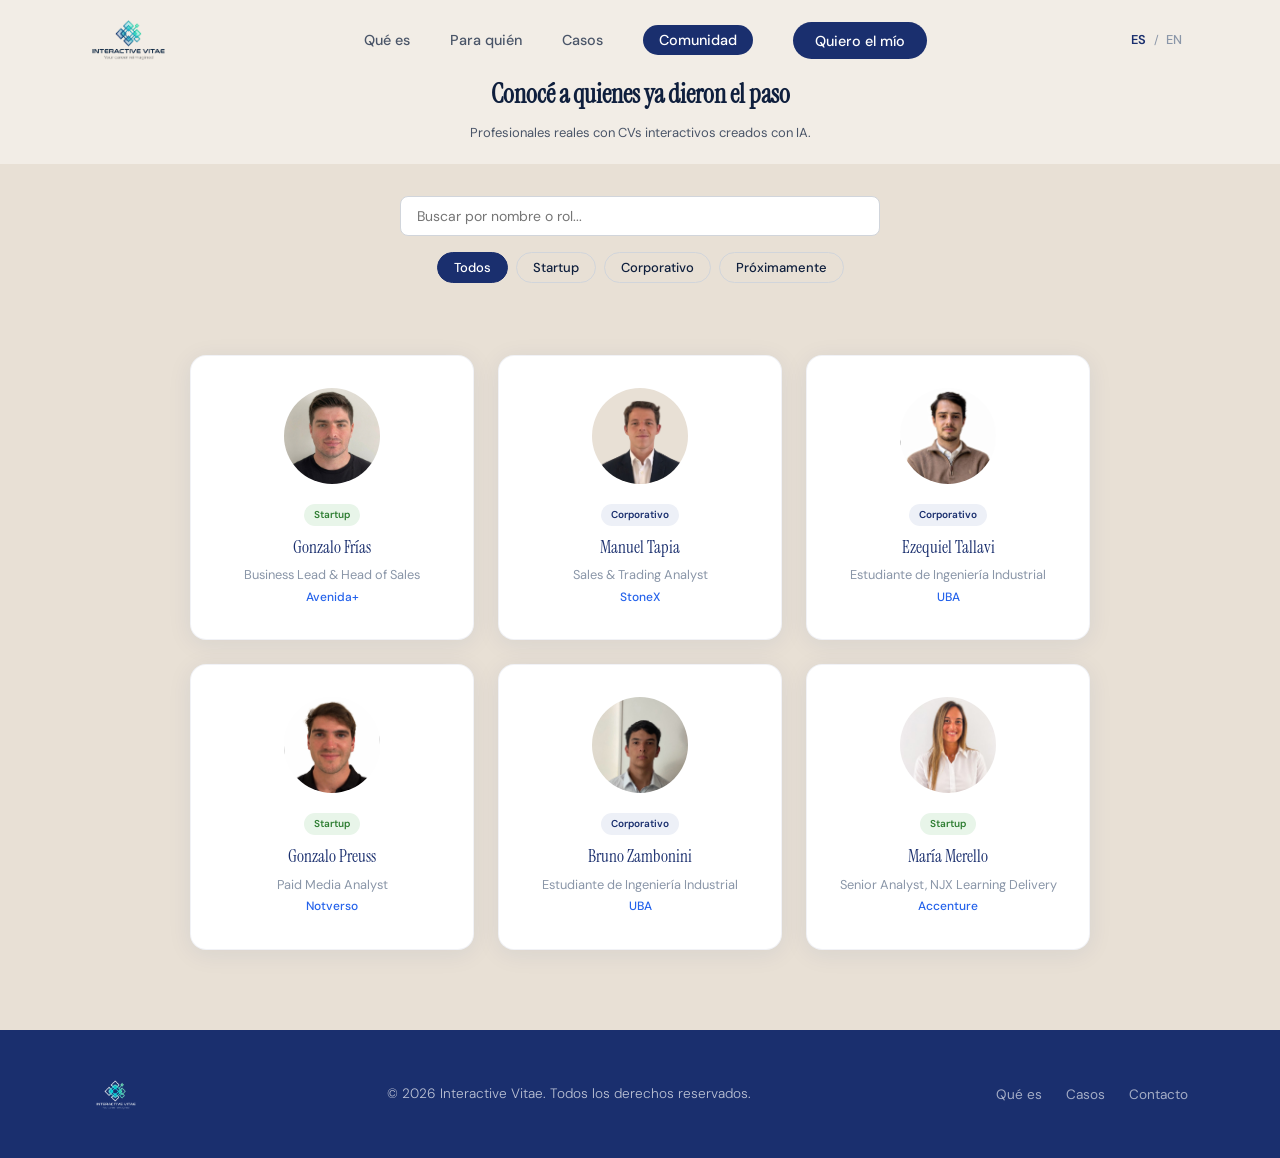
<file: comunidad.html>
<!DOCTYPE html>
<html lang="es">
<head>
  <meta charset="UTF-8" />
  <meta name="viewport" content="width=device-width, initial-scale=1.0" />
  <title>Comunidad — Interactive Vitae</title>
  <meta name="description" content="Conocé a los profesionales que ya tienen su CV interactivo con IA en Interactive Vitae." />
  <meta property="og:title" content="Comunidad de CVs Interactivos — Interactive Vitae" />
  <meta property="og:description" content="Conocé a los profesionales que ya tienen su CV interactivo con IA en Interactive Vitae." />
  <meta property="og:type" content="website" />
  <meta property="og:image" content="https://interactivevitae.com/logo.png" />
  <meta property="og:url" content="https://interactivevitae.com/comunidad" />
  <link rel="canonical" href="https://interactivevitae.com/comunidad" />
  <link rel="icon" type="image/png" href="favicon-general.png" />
  <link rel="preconnect" href="https://fonts.googleapis.com" />
  <link rel="preconnect" href="https://fonts.gstatic.com" crossorigin />
  <link href="https://fonts.googleapis.com/css2?family=Instrument+Serif:ital@0;1&family=DM+Sans:wght@300;400;500;600&display=swap" rel="stylesheet" />
  <link rel="stylesheet" href="style.css" />
  <link rel="stylesheet" href="comunidad.css" />
</head>
<body>

  <!-- NAVBAR -->
  <nav class="navbar" id="navbar">
    <div class="container">
      <a href="index.html" class="nav-logo" aria-label="Interactive Vitae">
        <img src="logo.png" alt="Interactive Vitae" />
      </a>
      <ul class="nav-links" id="nav-links">
        <li><a href="index.html#que-es" data-en="What it is" data-es="Qué es">Qué es</a></li>
        <li><a href="index.html#que-buscamos" data-en="For who" data-es="Para quién">Para quién</a></li>
        <li><a href="index.html#casos" data-en="Cases" data-es="Casos">Casos</a></li>
        <li><a href="comunidad.html" data-en="Community" data-es="Comunidad" class="nav-active">Comunidad</a></li>
        <li><a href="index.html#contacto" class="nav-cta" data-en="I want mine" data-es="Quiero el mío">Quiero el mío</a></li>
      </ul>
      <div class="lang-toggle" id="lang-toggle" aria-label="Cambiar idioma">
        <button class="lang-btn active" data-lang="es">ES</button>
        <span class="lang-sep">/</span>
        <button class="lang-btn" data-lang="en">EN</button>
      </div>
      <button class="nav-hamburger" id="hamburger" aria-label="Abrir menú" aria-expanded="false">
        <span></span><span></span><span></span>
      </button>
    </div>
  </nav>

  <!-- HERO -->
  <section class="com-hero">
    <h1 class="com-title" data-en="Meet those who already took the step" data-es="Conocé a quienes ya dieron el paso">Conocé a quienes ya dieron el paso</h1>
    <p class="com-subtitle" data-en="Real professionals with interactive CVs built with AI." data-es="Profesionales reales con CVs interactivos creados con IA.">Profesionales reales con CVs interactivos creados con IA.</p>
  </section>

  <!-- BUSCADOR + FILTROS -->
  <section class="com-controls">
    <div class="container">
      <input type="text" id="com-search" class="com-search-input"
        data-placeholder-en="Search by name or role..."
        data-placeholder-es="Buscar por nombre o rol..."
        placeholder="Buscar por nombre o rol..." />
      <div class="com-filters" id="com-filters">
        <button class="com-pill active" data-filter="all" data-en="All" data-es="Todos">Todos</button>
        <button class="com-pill" data-filter="startup" data-en="Startup" data-es="Startup">Startup</button>
        <button class="com-pill" data-filter="corporativo" data-en="Corporate" data-es="Corporativo">Corporativo</button>
        <button class="com-pill" data-filter="portfolio" data-en="Coming Soon" data-es="Próximamente" disabled>Próximamente</button>
      </div>
    </div>
  </section>

  <!-- GRID DE CARDS -->
  <section class="com-grid-section">
    <div class="container">
      <div class="com-grid" id="com-grid">

        <!-- Card 1: Gonzalo Frías -->
        <a href="https://friasg.interactivevitae.com" target="_blank" rel="noopener noreferrer"
           class="com-card" data-categoria="startup"
           data-nombre="Gonzalo Frías" data-rol="Business Lead & Head of Sales">
          <div class="caso-photo-wrap">
            <img src="foto-gonzalo.jpeg" alt="Gonzalo Frías" class="caso-photo" />
          </div>
          <span class="com-badge com-badge--startup" data-en="Startup" data-es="Startup">Startup</span>
          <h3 class="caso-name">Gonzalo Frías</h3>
          <p class="caso-role">Business Lead & Head of Sales</p>
          <p class="caso-empresa">Avenida+</p>
        </a>

        <!-- Card 3: Manuel Tapia -->
        <a href="https://tapiam.interactivevitae.com" target="_blank" rel="noopener noreferrer"
           class="com-card" data-categoria="corporativo"
           data-nombre="Manuel Tapia" data-rol="Sales & Trading Analyst">
          <div class="caso-photo-wrap">
            <img src="foto-manuel.png" alt="Manuel Tapia" class="caso-photo"
              style="object-position: center top; transform: scale(1.15); transform-origin: center top;" />
          </div>
          <span class="com-badge com-badge--corporativo" data-en="Corporate" data-es="Corporativo">Corporativo</span>
          <h3 class="caso-name">Manuel Tapia</h3>
          <p class="caso-role">Sales & Trading Analyst</p>
          <p class="caso-empresa">StoneX</p>
        </a>

        <!-- Card 4: Ezequiel Tallavi -->
        <a href="https://tallavie.interactivevitae.com" target="_blank" rel="noopener noreferrer"
           class="com-card" data-categoria="corporativo"
           data-nombre="Ezequiel Tallavi" data-rol="Estudiante de Ingeniería Industrial">
          <div class="caso-photo-wrap">
            <img src="foto-tallavi.jpg" alt="Ezequiel Tallavi" class="caso-photo" />
          </div>
          <span class="com-badge com-badge--corporativo" data-en="Corporate" data-es="Corporativo">Corporativo</span>
          <h3 class="caso-name">Ezequiel Tallavi</h3>
          <p class="caso-role">Estudiante de Ingeniería Industrial</p>
          <p class="caso-empresa">UBA</p>
        </a>

        <!-- Card 5: Gonzalo Preuss -->
        <a href="https://preussg.netlify.app/" target="_blank" rel="noopener noreferrer"
           class="com-card" data-categoria="startup"
           data-nombre="Gonzalo Preuss" data-rol="Paid Media Analyst">
          <div class="caso-photo-wrap">
            <img src="foto-preuss.jpg" alt="Gonzalo Preuss" class="caso-photo" />
          </div>
          <span class="com-badge com-badge--startup" data-en="Startup" data-es="Startup">Startup</span>
          <h3 class="caso-name">Gonzalo Preuss</h3>
          <p class="caso-role">Paid Media Analyst</p>
          <p class="caso-empresa">Notverso</p>
        </a>

        <!-- Card 6: Bruno Zambonini -->
        <a href="https://zamboninib.interactivevitae.com/" target="_blank" rel="noopener noreferrer"
           class="com-card" data-categoria="corporativo"
           data-nombre="Bruno Zambonini" data-rol="Estudiante de Ingeniería Industrial">
          <div class="caso-photo-wrap">
            <img src="foto-zambonini.jpg" alt="Bruno Zambonini" class="caso-photo" />
          </div>
          <span class="com-badge com-badge--corporativo" data-en="Corporate" data-es="Corporativo">Corporativo</span>
          <h3 class="caso-name">Bruno Zambonini</h3>
          <p class="caso-role">Estudiante de Ingeniería Industrial</p>
          <p class="caso-empresa">UBA</p>
        </a>

        <!-- Card 7: María Merello -->
        <a href="https://merellom.netlify.app/" target="_blank" rel="noopener noreferrer"
           class="com-card" data-categoria="startup"
           data-nombre="María Merello" data-rol="Senior Analyst, NJX Learning Delivery">
          <div class="caso-photo-wrap">
            <img src="foto-merello.jpg" alt="María Merello" class="caso-photo" />
          </div>
          <span class="com-badge com-badge--startup" data-en="Startup" data-es="Startup">Startup</span>
          <h3 class="caso-name">María Merello</h3>
          <p class="caso-role">Senior Analyst, NJX Learning Delivery</p>
          <p class="caso-empresa">Accenture</p>
        </a>

      </div>
      <p class="com-empty" id="com-empty" style="display:none"
         data-en="No profiles match your search." data-es="Ningún perfil coincide con tu búsqueda.">
        Ningún perfil coincide con tu búsqueda.
      </p>
    </div>
  </section>

  <!-- FOOTER -->
  <footer class="footer">
    <div class="container">
      <div class="footer-logo">
        <img src="logo-footer.png" alt="Interactive Vitae" />
      </div>
      <p class="footer-copy" data-en="© 2026 Interactive Vitae. All rights reserved." data-es="© 2026 Interactive Vitae. Todos los derechos reservados.">© 2026 Interactive Vitae. Todos los derechos reservados.</p>
      <ul class="footer-links">
        <li><a href="index.html#que-es" data-en="What it is" data-es="Qué es">Qué es</a></li>
        <li><a href="index.html#casos" data-en="Cases" data-es="Casos">Casos</a></li>
        <li><a href="index.html#contacto" data-en="Contact" data-es="Contacto">Contacto</a></li>
      </ul>
    </div>
  </footer>

  <script src="script.js"></script>
  <script src="comunidad.js"></script>
</body>
</html>
</file>
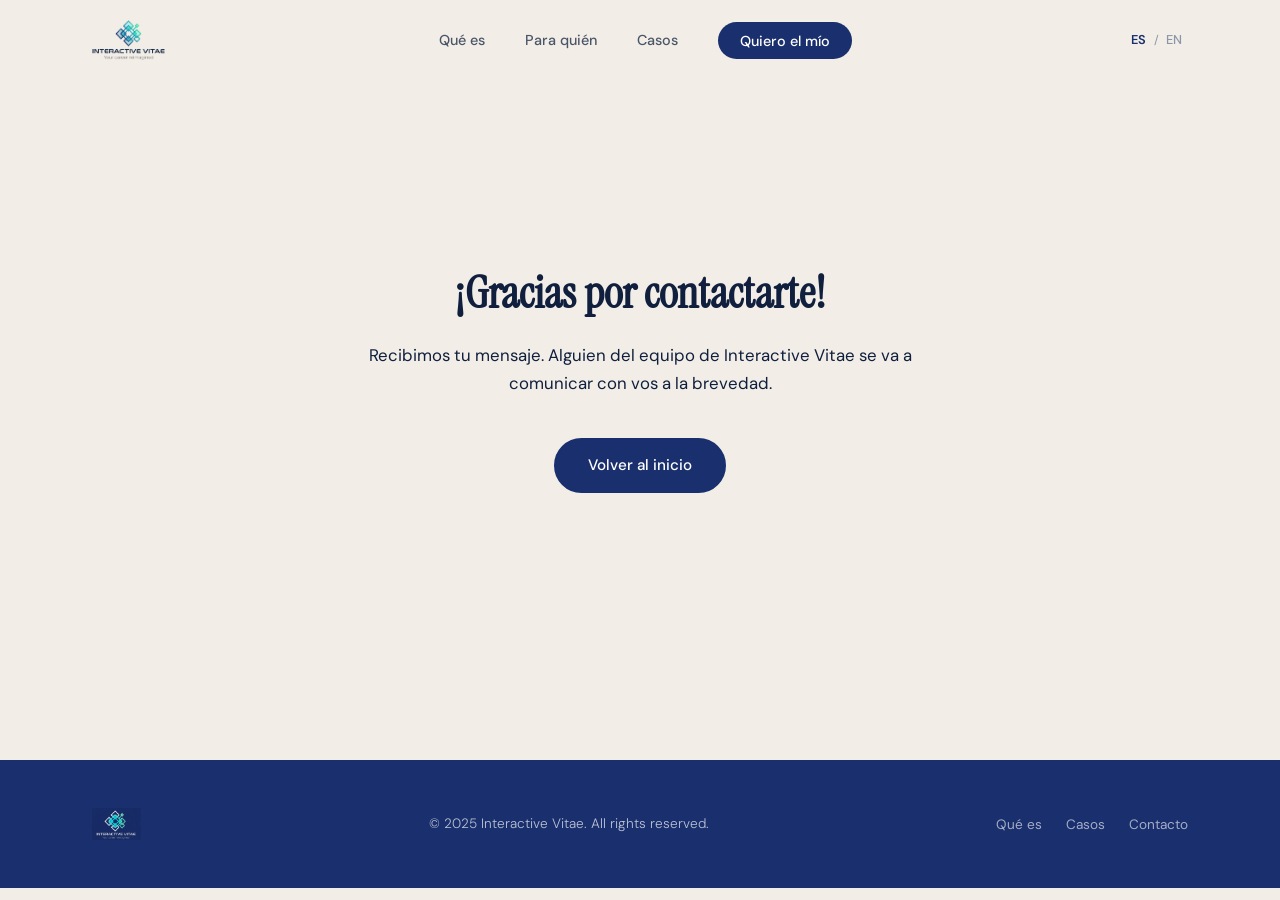
<file: gracias.html>
<!DOCTYPE html>
<html lang="es">
<head>
  <meta charset="UTF-8" />
  <meta name="viewport" content="width=device-width, initial-scale=1.0" />
  <title>Gracias — Interactive Vitae</title>
  <meta name="description" content="Gracias por contactarte con Interactive Vitae." />
  <meta name="robots" content="noindex, nofollow" />
  <link rel="icon" type="image/png" href="logo.png" />

  <!-- Google Fonts -->
  <link rel="preconnect" href="https://fonts.googleapis.com" />
  <link rel="preconnect" href="https://fonts.gstatic.com" crossorigin />
  <link href="https://fonts.googleapis.com/css2?family=Instrument+Serif:ital@0;1&family=DM+Sans:wght@300;400;500;600&display=swap" rel="stylesheet" />

  <link rel="stylesheet" href="style.css" />
</head>
<body>

  <!-- ============================================
       NAVBAR
       ============================================ -->
  <nav class="navbar" id="navbar">
    <div class="container">
      <a href="index.html" class="nav-logo" aria-label="Interactive Vitae">
        <img src="logo.png" alt="Interactive Vitae" />
      </a>

      <ul class="nav-links" id="nav-links">
        <li><a href="index.html#que-es" data-i18n="nav.que-es">Qué es</a></li>
        <li><a href="index.html#que-buscamos" data-i18n="nav.para-quien">Para quién</a></li>
        <li><a href="index.html#casos" data-i18n="nav.casos">Casos</a></li>
        <li><a href="index.html#contacto" class="nav-cta" data-i18n="nav.cta">Quiero el mío</a></li>
      </ul>

      <div class="lang-toggle" id="lang-toggle" aria-label="Cambiar idioma">
        <button class="lang-btn active" data-lang="es">ES</button>
        <span class="lang-sep">/</span>
        <button class="lang-btn" data-lang="en">EN</button>
      </div>

      <button class="nav-hamburger" id="hamburger" aria-label="Abrir menú" aria-expanded="false">
        <span></span>
        <span></span>
        <span></span>
      </button>
    </div>
  </nav>


  <!-- ============================================
       GRACIAS
       ============================================ -->
  <section class="gracias-section">
    <div class="container">
      <div class="gracias-content">
        <h1 data-i18n="gracias.title">¡Gracias por contactarte!</h1>
        <p data-i18n="gracias.body">Recibimos tu mensaje. Alguien del equipo de Interactive Vitae se va a comunicar con vos a la brevedad.</p>
        <a href="index.html" class="btn btn-primary" data-i18n="gracias.btn">Volver al inicio</a>
      </div>
    </div>
  </section>


  <!-- ============================================
       FOOTER
       ============================================ -->
  <footer class="footer">
    <div class="container">
      <div class="footer-logo">
        <img src="logo-white.png" alt="Interactive Vitae" />
      </div>
      <p class="footer-copy" data-i18n="footer.copy">© 2026 Interactive Vitae. All rights reserved.</p>
      <ul class="footer-links">
        <li><a href="index.html#que-es" data-i18n="footer.link1">Qué es</a></li>
        <li><a href="index.html#casos" data-i18n="footer.link2">Casos</a></li>
        <li><a href="index.html#contacto" data-i18n="footer.link3">Contacto</a></li>
      </ul>
    </div>
  </footer>


  <script src="script.js"></script>
</body>
</html>
</file>
<file: style.css>
/* ============================================
   VARIABLES & RESET
   ============================================ */
:root {
  --bg-primary: #f2ede6;
  --bg-secondary: #e8e0d5;
  --navy: #1a2f6e;
  --navy-light: #2d4499;
  --accent: #2563eb;
  --text-dark: #0f1f3d;
  --text-mid: #4a5568;
  --text-soft: #8a96a8;
  --tags: #edf0f7;
  --card: #ffffff;

  --font-serif: 'Instrument Serif', Georgia, serif;
  --font-sans: 'DM Sans', system-ui, sans-serif;

  --radius: 12px;
  --radius-sm: 8px;
  --shadow: 0 4px 24px rgba(26, 47, 110, 0.08);
  --shadow-hover: 0 8px 40px rgba(26, 47, 110, 0.15);
  --transition: 0.25s ease;
}

*, *::before, *::after {
  box-sizing: border-box;
  margin: 0;
  padding: 0;
}

html {
  scroll-behavior: smooth;
}

body {
  font-family: var(--font-sans);
  font-weight: 400;
  color: var(--text-dark);
  background-color: var(--bg-primary);
  line-height: 1.6;
  -webkit-font-smoothing: antialiased;
}

img {
  max-width: 100%;
  height: auto;
  display: block;
}

a {
  text-decoration: none;
  color: inherit;
}

/* ============================================
   TYPOGRAPHY HELPERS
   ============================================ */
.section-label {
  font-family: var(--font-sans);
  font-weight: 500;
  font-size: 0.75rem;
  letter-spacing: 0.12em;
  text-transform: uppercase;
  color: var(--accent);
  margin-bottom: 0.75rem;
}

.section-title {
  font-family: var(--font-serif);
  font-size: clamp(2rem, 4vw, 3rem);
  font-weight: 400;
  color: var(--navy);
  line-height: 1.15;
  margin-bottom: 1rem;
}

.section-subtitle {
  font-size: 1.1rem;
  font-weight: 300;
  color: var(--text-mid);
  max-width: 560px;
  line-height: 1.7;
}

/* ============================================
   LAYOUT
   ============================================ */
.container {
  width: 100%;
  max-width: 1160px;
  margin: 0 auto;
  padding: 0 2rem;
}

section {
  padding: 6rem 0;
}

/* ============================================
   NAVBAR
   ============================================ */
.navbar {
  position: fixed;
  top: 0;
  left: 0;
  right: 0;
  z-index: 1000;
  padding: 1.25rem 0;
  transition: background var(--transition), box-shadow var(--transition), padding var(--transition);
}

.navbar.scrolled {
  background: rgba(242, 237, 230, 0.95);
  backdrop-filter: blur(12px);
  -webkit-backdrop-filter: blur(12px);
  box-shadow: 0 2px 20px rgba(26, 47, 110, 0.08);
  padding: 0.875rem 0;
}

.navbar .container {
  display: flex;
  align-items: center;
  justify-content: space-between;
}

.nav-logo img {
  height: 40px;
  width: auto;
}

.nav-links {
  display: flex;
  align-items: center;
  gap: 2.5rem;
  list-style: none;
}

.nav-links a {
  font-size: 0.9rem;
  font-weight: 500;
  color: var(--text-mid);
  transition: color var(--transition);
}

.nav-links a:hover {
  color: var(--navy);
}

.nav-cta {
  background: var(--navy) !important;
  color: #fff !important;
  padding: 0.6rem 1.4rem;
  border-radius: 50px;
  transition: background var(--transition), transform var(--transition) !important;
}

.nav-cta:hover {
  background: var(--navy-light) !important;
  transform: translateY(-1px);
}

.nav-hamburger {
  display: none;
  flex-direction: column;
  gap: 5px;
  cursor: pointer;
  padding: 4px;
  background: none;
  border: none;
}

.nav-hamburger span {
  display: block;
  width: 24px;
  height: 2px;
  background: var(--navy);
  border-radius: 2px;
  transition: transform var(--transition), opacity var(--transition);
}

.nav-hamburger.open span:nth-child(1) {
  transform: translateY(7px) rotate(45deg);
}
.nav-hamburger.open span:nth-child(2) {
  opacity: 0;
}
.nav-hamburger.open span:nth-child(3) {
  transform: translateY(-7px) rotate(-45deg);
}

.lang-toggle {
  display: flex;
  align-items: center;
  gap: 2px;
}

.lang-btn {
  background: none;
  border: none;
  font-family: var(--font-sans);
  font-size: 0.8rem;
  font-weight: 500;
  color: var(--text-soft);
  cursor: pointer;
  padding: 0.2rem 0.35rem;
  border-radius: 4px;
  transition: color var(--transition);
  line-height: 1;
}

.lang-btn.active {
  color: var(--navy);
  font-weight: 600;
}

.lang-btn:hover {
  color: var(--text-dark);
}

.lang-sep {
  color: var(--text-soft);
  font-size: 0.75rem;
  user-select: none;
  line-height: 1;
}

/* ============================================
   HERO
   ============================================ */
.hero {
  min-height: 100vh;
  display: flex;
  align-items: center;
  justify-content: center;
  text-align: center;
  padding: 7rem 0 5rem;
  background: linear-gradient(160deg, var(--bg-primary) 0%, var(--bg-secondary) 100%);
  position: relative;
  overflow: hidden;
}

#hero-canvas {
  position: absolute;
  top: 0;
  left: 0;
  width: 100%;
  height: 100%;
  pointer-events: none;
  z-index: 0;
}

.hero::before {
  content: '';
  position: absolute;
  top: -200px;
  right: -200px;
  width: 600px;
  height: 600px;
  background: radial-gradient(circle, rgba(37, 99, 235, 0.06) 0%, transparent 70%);
  pointer-events: none;
}

.hero::after {
  content: '';
  position: absolute;
  bottom: -150px;
  left: -150px;
  width: 500px;
  height: 500px;
  background: radial-gradient(circle, rgba(26, 47, 110, 0.05) 0%, transparent 70%);
  pointer-events: none;
}

.hero-inner {
  position: relative;
  z-index: 1;
  display: flex;
  flex-direction: column;
  align-items: center;
  gap: 1.5rem;
}

.hero-logo {
  height: 100px;
  width: auto;
  margin-bottom: 0.5rem;
}

.hero-badge {
  display: inline-flex;
  align-items: center;
  gap: 0.5rem;
  background: var(--tags);
  color: var(--navy);
  font-size: 0.8rem;
  font-weight: 500;
  padding: 0.4rem 1rem;
  border-radius: 50px;
  border: 1px solid rgba(26, 47, 110, 0.12);
}

.hero-badge .dot {
  width: 6px;
  height: 6px;
  background: var(--accent);
  border-radius: 50%;
  flex-shrink: 0;
}

.hero h1 {
  font-family: var(--font-serif);
  font-size: clamp(2.8rem, 6vw, 5rem);
  font-weight: 400;
  color: var(--navy);
  line-height: 1.1;
  max-width: 720px;
}

.hero-subtitle {
  font-size: clamp(1rem, 2vw, 1.2rem);
  font-weight: 300;
  color: var(--text-mid);
  max-width: 520px;
  line-height: 1.75;
}

.hero-actions {
  display: flex;
  gap: 1rem;
  flex-wrap: wrap;
  justify-content: center;
  margin-top: 0.5rem;
}

.btn {
  display: inline-flex;
  align-items: center;
  gap: 0.5rem;
  padding: 0.85rem 2rem;
  border-radius: 50px;
  font-family: var(--font-sans);
  font-size: 0.95rem;
  font-weight: 500;
  cursor: pointer;
  transition: transform var(--transition), box-shadow var(--transition), background var(--transition);
  border: 2px solid transparent;
}

.btn-primary {
  background: var(--navy);
  color: #fff;
  border-color: var(--navy);
}

.btn-primary:hover {
  background: var(--navy-light);
  border-color: var(--navy-light);
  transform: translateY(-2px);
  box-shadow: 0 8px 24px rgba(26, 47, 110, 0.25);
}

.btn-outline {
  background: transparent;
  color: var(--navy);
  border-color: rgba(26, 47, 110, 0.3);
}

.btn-outline:hover {
  border-color: var(--navy);
  transform: translateY(-2px);
  box-shadow: 0 8px 24px rgba(26, 47, 110, 0.1);
}

.hero-scroll {
  margin-top: 1rem;
  display: flex;
  flex-direction: column;
  align-items: center;
  gap: 0.4rem;
  color: var(--text-soft);
  font-size: 0.78rem;
  font-weight: 500;
  letter-spacing: 0.06em;
}

.scroll-line {
  width: 1px;
  height: 40px;
  background: linear-gradient(to bottom, var(--text-soft), transparent);
}

/* ============================================
   QUE ES
   ============================================ */
.que-es {
  background: var(--bg-primary);
}

.que-es .container {
  display: grid;
  grid-template-columns: 1fr 1fr;
  gap: 5rem;
  align-items: center;
}

.que-es-text {}

.que-es-cards {
  display: grid;
  grid-template-columns: 1fr 1fr;
  gap: 1rem;
}

.feature-card {
  background: var(--card);
  border-radius: var(--radius);
  padding: 1.5rem;
  box-shadow: var(--shadow);
  transition: transform var(--transition), box-shadow var(--transition);
}

.feature-card:hover {
  transform: translateY(-4px);
  box-shadow: var(--shadow-hover);
}

.feature-icon {
  font-size: 1.75rem;
  margin-bottom: 0.75rem;
  line-height: 1;
}

.feature-card h3 {
  font-family: var(--font-sans);
  font-size: 0.95rem;
  font-weight: 600;
  color: var(--navy);
  margin-bottom: 0.4rem;
}

.feature-card p {
  font-size: 0.85rem;
  font-weight: 300;
  color: var(--text-mid);
  line-height: 1.6;
}

.feature-card.accent {
  background: var(--navy);
}

.feature-card.accent h3,
.feature-card.accent p {
  color: rgba(255,255,255,0.9);
}

/* ============================================
   QUE BUSCAMOS
   ============================================ */
.que-buscamos {
  background: var(--bg-secondary);
}

.que-buscamos .container {
  text-align: center;
}

.que-buscamos .section-subtitle {
  margin: 0 auto 3.5rem;
}

.buscamos-grid {
  display: grid;
  grid-template-columns: repeat(3, 1fr);
  gap: 1.5rem;
  text-align: left;
}

.buscamos-item {
  background: var(--card);
  border-radius: var(--radius);
  padding: 2rem;
  box-shadow: var(--shadow);
  transition: transform var(--transition), box-shadow var(--transition);
}

.buscamos-item:hover {
  transform: translateY(-4px);
  box-shadow: var(--shadow-hover);
}

.buscamos-icon {
  display: flex;
  align-items: center;
  margin-bottom: 0.75rem;
}

.buscamos-item h3 {
  font-size: 1rem;
  font-weight: 600;
  color: var(--navy);
  margin-bottom: 0.5rem;
}

.buscamos-item p {
  font-size: 0.875rem;
  font-weight: 300;
  color: var(--text-mid);
  line-height: 1.65;
}

/* ============================================
   CASOS DE EXITO
   ============================================ */
.casos {
  background: var(--bg-primary);
}

.casos .container {
  text-align: center;
}

.casos .section-subtitle {
  margin: 0 auto 3.5rem;
}

.casos-carousel {
  position: relative;
}

.casos-scroll {
  overflow: hidden;
  padding-bottom: 1rem;
}

.casos-track {
  display: flex;
  gap: 1rem;
  width: fit-content;
  animation: casos-scroll 20s linear infinite;
}

@keyframes casos-scroll {
  from { transform: translateX(0); }
  to   { transform: translateX(-50%); }
}

.casos-track:hover {
  animation-play-state: paused;
}

.casos-scroll::-webkit-scrollbar {
  height: 4px;
}

.casos-scroll::-webkit-scrollbar-track {
  background: var(--bg-secondary);
  border-radius: 2px;
}

.casos-scroll::-webkit-scrollbar-thumb {
  background: var(--tags);
  border-radius: 2px;
}

.caso-card {
  background: var(--card);
  border-radius: var(--radius);
  padding: 2rem 1.75rem;
  box-shadow: var(--shadow);
  border: 1px solid rgba(26, 47, 110, 0.06);
  width: 200px;
  flex-shrink: 0;
  display: flex;
  flex-direction: column;
  align-items: center;
  text-align: center;
  transition: transform var(--transition), box-shadow var(--transition);
  text-decoration: none;
  color: inherit;
}

a.caso-card:hover {
  transform: translateY(-6px);
  box-shadow: var(--shadow-hover);
}

.caso-card--placeholder {
  cursor: default;
  opacity: 0.6;
}

.caso-photo-wrap {
  width: 96px;
  height: 96px;
  border-radius: 50%;
  overflow: hidden;
  margin-bottom: 1.25rem;
  background: var(--bg-secondary);
  flex-shrink: 0;
}

.caso-photo {
  width: 100%;
  height: 100%;
  object-fit: cover;
  display: block;
}

.caso-photo-placeholder {
  width: 100%;
  height: 100%;
  display: flex;
  align-items: center;
  justify-content: center;
  font-family: var(--font-serif);
  font-size: 2.5rem;
  color: var(--text-soft);
}

.caso-name {
  font-family: var(--font-serif);
  font-size: 1.05rem;
  font-weight: 400;
  color: var(--navy);
  margin-bottom: 0.35rem;
}

.caso-role {
  font-size: 0.8rem;
  font-weight: 400;
  color: var(--text-soft);
  line-height: 1.4;
  margin-bottom: 0.25rem;
}

.caso-empresa {
  font-size: 0.75rem;
  font-weight: 500;
  color: var(--accent);
  margin: 0;
  margin-top: auto;
}

@media (max-width: 768px) {
  .casos-scroll {
    overflow-x: auto;
    scroll-snap-type: x mandatory;
    scroll-behavior: smooth;
    -webkit-overflow-scrolling: touch;
    padding-left: 1.5rem;
    padding-right: 1.5rem;
  }

  .casos-track {
    animation: none;
  }

  .caso-card {
    width: calc(80vw - 2rem);
    flex-shrink: 0;
    scroll-snap-align: center;
  }
}

/* Flechas de navegación */
.casos-nav {
  display: none;
  position: absolute;
  top: 50%;
  transform: translateY(-80%);
  background: var(--card);
  border: 1px solid rgba(26, 47, 110, 0.12);
  border-radius: 50%;
  width: 36px;
  height: 36px;
  font-size: 1.4rem;
  line-height: 1;
  color: var(--navy);
  cursor: pointer;
  box-shadow: var(--shadow);
  z-index: 2;
  transition: background var(--transition), box-shadow var(--transition);
}

.casos-nav:hover {
  background: var(--tags);
  box-shadow: var(--shadow-hover);
}

.casos-nav--prev { left: -18px; }
.casos-nav--next { right: -18px; }

/* Dots indicadores */
.casos-dots {
  display: none;
  justify-content: center;
  gap: 0.5rem;
  margin-top: 1.25rem;
}

.caso-dot {
  width: 6px;
  height: 6px;
  border-radius: 50%;
  background: var(--tags);
  transition: background var(--transition), transform var(--transition);
}

.caso-dot.active {
  background: var(--navy);
  transform: scale(1.3);
}

@media (max-width: 768px) {
  .casos-nav { display: flex; align-items: center; justify-content: center; }
  .casos-dots { display: flex; }
}

/* ============================================
   CONTACTO
   ============================================ */
.contacto {
  background: var(--bg-secondary);
}

.contacto .container {
  display: grid;
  grid-template-columns: 1fr 1.2fr;
  gap: 5rem;
  align-items: start;
}

.contacto-text {}

.contacto-text .section-subtitle {
  margin-bottom: 2rem;
}

.contacto-highlight {
  background: var(--card);
  border-radius: var(--radius);
  padding: 1.5rem;
  border-left: 4px solid var(--accent);
  box-shadow: var(--shadow);
}

.contacto-highlight p {
  font-size: 0.95rem;
  font-weight: 400;
  color: var(--text-mid);
  line-height: 1.7;
  font-style: italic;
}

.contacto-form {
  background: var(--card);
  border-radius: var(--radius);
  padding: 2.5rem;
  box-shadow: var(--shadow);
}

.form-group {
  margin-bottom: 1.25rem;
}

.form-group label {
  display: block;
  font-size: 0.85rem;
  font-weight: 500;
  color: var(--text-dark);
  margin-bottom: 0.5rem;
}

.form-group input,
.form-group textarea {
  width: 100%;
  padding: 0.75rem 1rem;
  border: 1.5px solid rgba(26, 47, 110, 0.15);
  border-radius: var(--radius-sm);
  font-family: var(--font-sans);
  font-size: 0.9rem;
  font-weight: 400;
  color: var(--text-dark);
  background: var(--bg-primary);
  transition: border-color var(--transition), box-shadow var(--transition);
  outline: none;
  resize: vertical;
}

.form-group input:focus,
.form-group textarea:focus {
  border-color: var(--accent);
  box-shadow: 0 0 0 3px rgba(37, 99, 235, 0.1);
}

.form-group textarea {
  min-height: 130px;
}

.form-submit {
  width: 100%;
  padding: 0.9rem;
  background: var(--navy);
  color: #fff;
  border: none;
  border-radius: 50px;
  font-family: var(--font-sans);
  font-size: 0.95rem;
  font-weight: 500;
  cursor: pointer;
  transition: background var(--transition), transform var(--transition), box-shadow var(--transition);
  margin-top: 0.5rem;
}

.form-submit:hover {
  background: var(--navy-light);
  transform: translateY(-2px);
  box-shadow: 0 8px 24px rgba(26, 47, 110, 0.25);
}

/* Honeypot */
.form-honeypot {
  display: none;
}

/* ============================================
   FOOTER
   ============================================ */
.footer {
  background: var(--navy);
  padding: 3rem 0;
  color: rgba(255,255,255,0.7);
}

.footer .container {
  display: flex;
  align-items: center;
  justify-content: space-between;
  flex-wrap: wrap;
  gap: 1.5rem;
}

.footer-logo img {
  height: 32px;
  width: auto;
  opacity: 0.9;
}

.footer-copy {
  font-size: 0.85rem;
  font-weight: 300;
}

.footer-links {
  display: flex;
  gap: 1.5rem;
  list-style: none;
}

.footer-links a {
  font-size: 0.85rem;
  font-weight: 400;
  color: rgba(255,255,255,0.6);
  transition: color var(--transition);
}

.footer-links a:hover {
  color: #fff;
}

/* ============================================
   SCROLL ANIMATIONS
   ============================================ */
.fade-in {
  opacity: 0;
  transform: translateY(28px);
  transition: opacity 0.6s ease, transform 0.6s ease;
}

.fade-in.visible {
  opacity: 1;
  transform: translateY(0);
}

.fade-in-delay-1 { transition-delay: 0.1s; }
.fade-in-delay-2 { transition-delay: 0.2s; }
.fade-in-delay-3 { transition-delay: 0.3s; }
.fade-in-delay-4 { transition-delay: 0.4s; }
.fade-in-delay-5 { transition-delay: 0.5s; }

/* ============================================
   CÓMO FUNCIONA
   ============================================ */
.como-funciona {
  background: var(--bg-secondary);
  padding: 6rem 0;
}

.como-funciona-header {
  text-align: center;
  margin-bottom: 3rem;
}

.como-funciona-header .section-subtitle {
  margin: 0 auto;
}

.como-steps {
  display: flex;
  align-items: center;
  justify-content: center;
  gap: 0;
  margin-bottom: 2.5rem;
}

.como-step {
  display: flex;
  flex-direction: column;
  align-items: center;
  gap: 0.5rem;
}

.step-circle {
  width: 40px;
  height: 40px;
  border-radius: 50%;
  border: 2px solid rgba(26, 47, 110, 0.3);
  display: flex;
  align-items: center;
  justify-content: center;
  font-family: var(--font-sans);
  font-size: 0.9rem;
  font-weight: 600;
  color: var(--text-soft);
  background: transparent;
  transition: background 0.4s ease, border-color 0.4s ease, color 0.4s ease;
}

.como-step.active .step-circle {
  background: var(--navy);
  border-color: var(--navy);
  color: #fff;
}

.step-label {
  font-family: var(--font-sans);
  font-size: 0.75rem;
  font-weight: 500;
  color: var(--text-soft);
  transition: color 0.4s ease;
}

.como-step.active .step-label {
  color: var(--navy);
  font-weight: 600;
}

.como-connector {
  width: 80px;
  height: 2px;
  background: rgba(26, 47, 110, 0.15);
  margin-bottom: 1.25rem;
}

.como-card {
  background: var(--card);
  border-radius: var(--radius);
  box-shadow: var(--shadow);
  max-width: 560px;
  margin: 0 auto;
  min-height: 320px;
  padding: 2.5rem;
  position: relative;
  overflow: hidden;
}

.como-panel {
  display: none;
  animation: panelFadeIn 0.4s ease;
}

.como-panel.active {
  display: block;
}

@keyframes panelFadeIn {
  from { opacity: 0; transform: translateY(10px); }
  to   { opacity: 1; transform: translateY(0); }
}

.como-card-title {
  font-family: var(--font-sans);
  font-size: 1rem;
  font-weight: 600;
  color: var(--text-dark);
  margin-bottom: 1.5rem;
}

.demo-form {
  display: flex;
  flex-direction: column;
  gap: 0.85rem;
}

.demo-field label {
  display: block;
  font-size: 0.75rem;
  font-weight: 500;
  color: var(--text-soft);
  margin-bottom: 0.3rem;
}

.demo-input {
  background: var(--bg-primary);
  border: 1.5px solid rgba(26, 47, 110, 0.12);
  border-radius: var(--radius-sm);
  padding: 0.5rem 0.75rem;
  font-family: var(--font-sans);
  font-size: 0.85rem;
  color: var(--text-dark);
  min-height: 36px;
  display: flex;
  align-items: center;
}

.demo-cursor {
  display: inline-block;
  color: var(--accent);
  font-weight: 300;
  animation: blink 0.8s step-end infinite;
  margin-left: 1px;
}

@keyframes blink {
  0%, 100% { opacity: 1; }
  50%       { opacity: 0; }
}

.demo-submit {
  align-self: flex-start;
  margin-top: 0.25rem;
  padding: 0.55rem 1.25rem;
  background: var(--navy);
  color: #fff;
  border: none;
  border-radius: 50px;
  font-family: var(--font-sans);
  font-size: 0.85rem;
  font-weight: 500;
  cursor: default;
  opacity: 0;
  transition: opacity 0.3s ease, transform 0.15s ease, background 0.2s ease;
}

.demo-submit.visible  { opacity: 1; }
.demo-submit.clicking { transform: scale(0.96); background: var(--navy-light); }

.demo-upload {
  display: flex;
  align-items: center;
  justify-content: center;
  padding: 1rem 0;
}

.upload-zone {
  display: flex;
  flex-direction: column;
  align-items: center;
  gap: 0.75rem;
  width: 100%;
  max-width: 320px;
}

.upload-file-icon {
  animation: floatUp 0.5s ease forwards;
}

@keyframes floatUp {
  from { transform: translateY(12px); opacity: 0; }
  to   { transform: translateY(0);    opacity: 1; }
}

.upload-filename {
  font-family: var(--font-sans);
  font-size: 0.85rem;
  color: var(--text-dark);
  font-weight: 500;
}

.upload-progress-track {
  width: 100%;
  height: 6px;
  background: var(--bg-secondary);
  border-radius: 3px;
  overflow: hidden;
}

.upload-progress-bar {
  height: 100%;
  width: 0%;
  background: var(--accent);
  border-radius: 3px;
  transition: width 0.05s linear;
}

.upload-status {
  font-family: var(--font-sans);
  font-size: 0.8rem;
  color: var(--text-soft);
}

/* Reveal animation */
.reveal-item {
  opacity: 0;
  transform: translateY(8px);
  transition: opacity 0.35s ease, transform 0.35s ease;
}
.reveal-item.revealed {
  opacity: 1;
  transform: translateY(0);
}

/* Browser mockup */
.browser-mockup {
  position: relative;
  border: 1px solid rgba(26, 47, 110, 0.12);
  border-radius: 8px;
  font-size: 0.72rem;
  font-family: var(--font-sans);
}

.browser-bar {
  display: flex;
  align-items: center;
  gap: 0.5rem;
  background: #ececec;
  padding: 0.45rem 0.75rem;
  border-bottom: 1px solid rgba(0,0,0,0.08);
  border-radius: 7px 7px 0 0;
}

.browser-dots { display: flex; gap: 4px; }

.dot { width: 8px; height: 8px; border-radius: 50%; }
.dot-red    { background: #ff5f57; }
.dot-yellow { background: #febc2e; }
.dot-green  { background: #28c840; }

.browser-url {
  flex: 1;
  background: white;
  border-radius: 4px;
  padding: 2px 8px;
  font-size: 0.63rem;
  color: #666;
  text-align: center;
  border: 1px solid rgba(0,0,0,0.1);
  white-space: nowrap;
  overflow: hidden;
  text-overflow: ellipsis;
}

.browser-actions {
  display: flex;
  gap: 3px;
  align-items: center;
  flex-shrink: 0;
}

.browser-btn {
  background: white;
  border: 1px solid rgba(26,47,110,0.2);
  border-radius: 3px;
  padding: 1px 5px;
  font-size: 0.6rem;
  color: var(--navy);
  font-weight: 600;
}

.browser-lang {
  font-size: 0.6rem;
  font-weight: 600;
  color: var(--text-soft);
}

.browser-icon {
  font-size: 0.7rem;
  color: var(--text-soft);
}

.browser-content {
  background: var(--bg-primary);
  padding: 0.75rem;
  display: flex;
  flex-direction: column;
  gap: 0.55rem;
  border-radius: 0 0 7px 7px;
}

.cv-header {
  display: flex;
  align-items: center;
  gap: 0.6rem;
  padding-bottom: 0.55rem;
  border-bottom: 1px solid rgba(26,47,110,0.08);
}

.cv-avatar {
  width: 36px;
  height: 36px;
  border-radius: 50%;
  background: var(--navy);
  color: #fff;
  display: flex;
  align-items: center;
  justify-content: center;
  font-weight: 700;
  font-size: 0.7rem;
  flex-shrink: 0;
}

.cv-info { flex: 1; min-width: 0; }

.cv-name {
  font-weight: 700;
  color: var(--text-dark);
  font-size: 0.8rem;
}

.cv-role {
  font-size: 0.63rem;
  color: var(--text-soft);
  margin-top: 1px;
}

.cv-badge {
  display: inline-block;
  background: rgba(37,99,235,0.1);
  color: var(--accent);
  border-radius: 10px;
  padding: 1px 6px;
  font-size: 0.58rem;
  font-weight: 600;
  margin-top: 3px;
}

.cv-header-tags {
  display: flex;
  flex-direction: column;
  gap: 2px;
  flex-shrink: 0;
}

.cv-tag {
  background: var(--tags);
  color: var(--navy);
  border-radius: 10px;
  padding: 2px 6px;
  font-size: 0.58rem;
  font-weight: 500;
  display: inline-block;
}

.cv-body {
  padding-bottom: 0.5rem;
  border-bottom: 1px solid rgba(26,47,110,0.06);
}

.cv-section-title {
  font-weight: 700;
  color: var(--text-dark);
  font-size: 0.63rem;
  text-transform: uppercase;
  letter-spacing: 0.08em;
  margin-bottom: 0.3rem;
}

.cv-exp-item {
  display: flex;
  align-items: center;
  gap: 0.35rem;
  margin-bottom: 0.18rem;
}

.cv-exp-role    { font-weight: 600; color: var(--text-dark); font-size: 0.65rem; }
.cv-exp-company { color: var(--accent); font-size: 0.63rem; }
.cv-exp-years   { margin-left: auto; color: var(--text-soft); font-size: 0.6rem; }

.cv-tags-row {
  display: flex;
  flex-wrap: wrap;
  gap: 3px;
  margin-top: 0.3rem;
}

/* Chat widget flotante */
.cv-chat-widget {
  position: absolute;
  bottom: 10px;
  right: 10px;
  display: flex;
  flex-direction: column;
  align-items: flex-end;
  gap: 5px;
  opacity: 0;
  transition: opacity 0.4s ease;
}

.cv-chat-widget.visible {
  opacity: 1;
}

/* Chat panel */
.chat-panel {
  width: 260px;
  background: white;
  border-radius: 10px;
  border: 1px solid rgba(26, 47, 110, 0.1);
  box-shadow: 0 4px 20px rgba(26, 47, 110, 0.18);
  overflow: hidden;
  opacity: 0;
  transform: translateY(8px) scale(0.95);
  transform-origin: bottom right;
  transition: opacity 0.3s ease, transform 0.3s ease;
  pointer-events: none;
}

.chat-panel.open {
  opacity: 1;
  transform: translateY(0) scale(1);
  pointer-events: auto;
}

.chat-panel-header {
  display: flex;
  align-items: center;
  gap: 0.4rem;
  padding: 0.4rem 0.65rem;
  background: var(--navy);
}

.chat-panel-robot { font-size: 0.75rem; }

.chat-panel-title {
  font-size: 0.65rem;
  font-weight: 600;
  color: white;
  flex: 1;
}

.chat-panel-online {
  background: #22c55e;
  color: white;
  border-radius: 8px;
  padding: 1px 5px;
  font-size: 0.56rem;
  font-weight: 700;
}

.chat-panel-body {
  max-height: 155px;
  overflow-y: auto;
  padding: 0.5rem;
  display: flex;
  flex-direction: column;
  gap: 0.35rem;
  scrollbar-width: none;
}

.chat-panel-body::-webkit-scrollbar { display: none; }

.chat-msg {
  font-size: 0.62rem;
  line-height: 1.45;
  padding: 0.3rem 0.5rem;
  border-radius: 6px;
  max-width: 85%;
  transition: opacity 0.3s ease;
}

.chat-msg-ai {
  background: #f0f4ff;
  color: var(--text-dark);
  border-radius: 0 6px 6px 6px;
  align-self: flex-start;
}

.chat-msg-user {
  background: var(--navy);
  color: white;
  border-radius: 6px 0 6px 6px;
  align-self: flex-end;
  text-align: right;
}

.chat-typing-cursor {
  color: var(--accent);
  animation: blink 0.8s step-end infinite;
}

.chat-widget-btn {
  width: 30px;
  height: 30px;
  border-radius: 50%;
  background: var(--navy);
  display: flex;
  align-items: center;
  justify-content: center;
  box-shadow: 0 2px 8px rgba(26, 47, 110, 0.35);
  transition: transform 0.15s ease;
}

@keyframes chatPulse {
  0%, 100% { transform: scale(1); }
  50%       { transform: scale(1.18); }
}

.chat-widget-btn.pulse {
  animation: chatPulse 0.55s ease 2;
}

.chat-widget-btn.clicking {
  transform: scale(0.82) !important;
  transition: transform 0.12s ease;
}

/* ============================================
   GRACIAS — Thank you page
   ============================================ */
.gracias-section {
  min-height: calc(100vh - 140px);
  display: flex;
  align-items: center;
  justify-content: center;
  text-align: center;
  padding: 2rem;
}

.gracias-content {
  max-width: 600px;
  width: 100%;
  margin: 0 auto;
  text-align: center;
}

.gracias-content h1 {
  font-family: var(--font-serif);
  font-size: 2.8rem;
  color: var(--text-dark);
  margin-bottom: 1.25rem;
  line-height: 1.2;
}

.gracias-content p {
  font-size: 1.05rem;
  color: var(--text-medium);
  line-height: 1.7;
  margin-bottom: 2.5rem;
}

/* ============================================
   RESPONSIVE — TABLET (≤ 900px)
   ============================================ */
@media (max-width: 900px) {
  .que-es .container {
    grid-template-columns: 1fr;
    gap: 3rem;
  }

  .que-es-cards {
    grid-template-columns: 1fr 1fr;
  }

  .buscamos-grid {
    grid-template-columns: 1fr 1fr;
  }

  .contacto .container {
    grid-template-columns: 1fr;
    gap: 2.5rem;
  }
}

/* ============================================
   RESPONSIVE — MOBILE (≤ 640px)
   ============================================ */
@media (max-width: 640px) {
  section {
    padding: 4rem 0;
  }

  .container {
    padding: 0 1.25rem;
  }

  /* Navbar mobile */
  .nav-links {
    display: none;
    position: fixed;
    top: 0;
    left: 0;
    right: 0;
    bottom: 0;
    background: var(--bg-primary);
    flex-direction: column;
    justify-content: center;
    align-items: center;
    gap: 2.5rem;
    z-index: 999;
  }

  .nav-links.open {
    display: flex;
  }

  .nav-links a {
    font-size: 1.3rem;
  }

  .nav-hamburger {
    display: flex;
    z-index: 1001;
  }

  .navbar .container {
    gap: 0.75rem;
  }

  .lang-toggle {
    z-index: 1001;
  }

  /* Hero mobile */
  .hero-logo {
    height: 72px;
  }

  .hero h1 {
    font-size: 2.4rem;
  }

  .hero-actions {
    flex-direction: column;
    align-items: center;
    width: 100%;
  }

  .btn {
    width: 100%;
    justify-content: center;
    max-width: 320px;
  }

  /* Cards mobile */
  .que-es-cards {
    grid-template-columns: 1fr;
  }

  .buscamos-grid {
    grid-template-columns: 1fr;
  }

  /* Footer mobile */
  .footer .container {
    flex-direction: column;
    text-align: center;
  }

  .footer-links {
    justify-content: center;
  }
}

#demo { display: none; }

@keyframes casoPulse {
  0%, 100% { opacity: 1; }
  50% { opacity: 0.3; }
}

.caso-proximamente {
  animation: casoPulse 1.8s ease-in-out infinite;
}

/* ── Features section ── */
#features {
  background: #e8e0d5;
  padding: 80px 20px;
  text-align: center;
}

.feat-eyebrow {
  font-family: 'DM Sans', sans-serif;
  font-size: 11px;
  font-weight: 600;
  letter-spacing: 1.5px;
  text-transform: uppercase;
  color: #1a2f6e;
  margin-bottom: 8px;
}

.feat-title {
  font-family: 'Instrument Serif', serif;
  font-size: clamp(1.6rem, 3vw, 2.4rem);
  color: #0f1f3d;
  margin-bottom: 48px;
  line-height: 1.2;
}

/* ── Browser shell ── */
.features-browser {
  max-width: 700px;
  margin: 0 auto 60px auto;
  border-radius: 12px;
  overflow: hidden;
  box-shadow: 0 20px 60px rgba(0, 0, 0, 0.4);
  text-align: left;
}

.fb-bar {
  background: #1a1a2e;
  padding: 9px 14px;
  display: flex;
  align-items: center;
  gap: 10px;
}

.fb-dots { display: flex; gap: 6px; }

.fb-dot {
  width: 10px;
  height: 10px;
  border-radius: 50%;
}

.fb-dot--red    { background: #ff5f57; }
.fb-dot--yellow { background: #febc2e; }
.fb-dot--green  { background: #28c840; }

.fb-url {
  flex: 1;
  background: #0f0f1f;
  border-radius: 5px;
  padding: 4px 10px;
  font-size: 11px;
  color: #6b7280;
  font-family: 'DM Sans', sans-serif;
  text-align: center;
}

.fb-nav {
  background: rgba(10, 10, 26, 0.9);
  padding: 10px 20px;
  display: flex;
  align-items: center;
  gap: 16px;
  border-bottom: 1px solid rgba(255,255,255,0.05);
}

.fb-logo {
  display: flex;
  align-items: center;
  gap: 6px;
}

.fb-logo-tri {
  color: #2563eb;
  font-size: 12px;
}

.fb-logo-text {
  font-size: 10px;
  font-weight: 700;
  color: #fff;
  font-family: 'DM Sans', sans-serif;
  letter-spacing: 1px;
}

.fb-nav-links {
  display: flex;
  gap: 16px;
  flex: 1;
  justify-content: center;
}

.fb-nav-links span {
  font-size: 9px;
  color: rgba(255,255,255,0.6);
  font-family: 'DM Sans', sans-serif;
  letter-spacing: 0.5px;
}

.fb-nav-btn {
  width: 26px;
  height: 26px;
  background: #2563eb;
  border-radius: 50%;
  display: flex;
  align-items: center;
  justify-content: center;
  font-size: 12px;
}

/* ── Hero dos columnas ── */
.features-hero {
  display: grid;
  grid-template-columns: 40% 60%;
  height: 380px;
  background: linear-gradient(135deg, #0a0f2e, #0d1b4b);
  position: relative;
}

.features-left {
  padding: 24px;
  display: flex;
  flex-direction: column;
  align-items: center;
  text-align: center;
  gap: 6px;
  border-right: 1px solid rgba(255,255,255,0.05);
}

.feat-photo {
  width: 90px;
  height: 90px;
  border-radius: 50%;
  object-fit: cover;
  border: 3px solid #2563eb;
  display: block;
  margin: 0 auto 12px auto;
}

.feat-name {
  font-family: 'DM Sans', sans-serif;
  font-size: 1.4rem;
  font-weight: 700;
  color: #fff;
  margin: 0;
  text-align: center;
}

.feat-role {
  font-family: 'DM Sans', sans-serif;
  font-size: 0.9rem;
  color: #2563eb;
  font-weight: 600;
  margin: 0;
}

.feat-location {
  font-family: 'DM Sans', sans-serif;
  font-size: 0.75rem;
  color: rgba(255,255,255,0.55);
  margin: 0;
}

.feat-desc {
  font-family: 'DM Sans', sans-serif;
  font-size: 0.75rem;
  color: rgba(255,255,255,0.4);
  line-height: 1.5;
  margin: 8px 0 0;
}

.feat-socials {
  display: flex;
  gap: 8px;
  margin-top: 4px;
}

.feat-social {
  width: 30px;
  height: 30px;
  border-radius: 50%;
  border: 1px solid rgba(255,255,255,0.2);
  color: rgba(255,255,255,0.5);
  font-size: 9px;
  font-family: 'DM Sans', sans-serif;
  font-weight: 700;
  display: flex;
  align-items: center;
  justify-content: center;
}

.features-right {
  flex: 1;
  position: relative;
}

.features-right canvas {
  width: 100%;
  height: 100%;
  display: block;
}

.feat-float-btns {
  position: absolute;
  bottom: 14px;
  right: 14px;
  display: flex;
  align-items: center;
  gap: 8px;
}

.feat-guide-btn {
  background: #2563eb;
  color: #fff;
  font-size: 10px;
  font-family: 'DM Sans', sans-serif;
  font-weight: 600;
  padding: 6px 14px;
  border-radius: 24px;
  border: none;
  cursor: default;
  display: flex;
  align-items: center;
  gap: 5px;
}

.feat-chat-btn {
  width: 28px;
  height: 28px;
  background: #2563eb;
  border-radius: 50%;
  border: none;
  font-size: 13px;
  cursor: default;
  display: flex;
  align-items: center;
  justify-content: center;
}

.feat-nav-dots {
  position: absolute;
  right: 12px;
  top: 50%;
  transform: translateY(-50%);
  display: flex;
  flex-direction: column;
  gap: 5px;
}

.feat-ndot {
  width: 6px;
  height: 6px;
  border-radius: 50%;
  background: rgba(255,255,255,0.25);
}

.feat-ndot--active {
  background: #fff;
}

/* ── Features Grid ── */
.features-grid {
  display: grid;
  grid-template-columns: repeat(3, 1fr);
  gap: 20px;
  max-width: 900px;
  margin: 0 auto 40px auto;
  text-align: left;
}

.feature-card {
  background: var(--card);
  border-radius: var(--radius);
  padding: 2rem;
  box-shadow: var(--shadow);
  transition: transform var(--transition), box-shadow var(--transition);
}

.feature-card:hover {
  transform: translateY(-4px);
  box-shadow: var(--shadow-hover);
}

.feat-icon {
  display: flex;
  align-items: center;
  font-size: 1.75rem;
  line-height: 1;
  margin-bottom: 0.75rem;
}

.feat-icon--navy { background: none; }
.feat-icon--blue { background: none; }

.feat-card-title {
  font-family: var(--font-sans);
  font-size: 1rem;
  font-weight: 600;
  color: var(--navy);
  margin: 0 0 0.5rem 0;
  display: flex;
  align-items: center;
  gap: 6px;
  flex-wrap: wrap;
}

.feat-card-desc {
  font-family: var(--font-sans);
  font-size: 0.875rem;
  font-weight: 300;
  color: var(--text-mid);
  line-height: 1.65;
  margin: 0 0 0.75rem 0;
}

.feat-list {
  list-style: none;
  padding: 0;
  margin: 0;
  display: flex;
  flex-direction: column;
  gap: 4px;
}

.feat-list li {
  font-family: var(--font-sans);
  font-size: 0.8rem;
  font-weight: 300;
  color: var(--text-mid);
  padding-left: 14px;
  position: relative;
}

.feat-list li::before {
  content: "·";
  position: absolute;
  left: 0;
  color: #2563eb;
  font-weight: 700;
}

.feature-badge {
  font-size: 10px;
  background: #2563eb;
  color: #fff;
  padding: 2px 8px;
  border-radius: 20px;
  font-weight: 600;
}


@media (max-width: 768px) {
  .features-grid {
    grid-template-columns: 1fr;
    max-width: 480px;
  }

  .feat-title {
    font-size: 1.5rem;
  }

  .fb-nav-links {
    display: none;
  }
}

@media (max-width: 600px) {
  .features-hero {
    grid-template-columns: 1fr;
    height: auto;
  }

  .features-right {
    height: 140px;
  }
}

#features { display: none; }
</file>
<file: demo.css>
/* ============================================
   DEMO SECTION — demo.css
   ============================================ */

/* ── Wrapper ─────────────────────────────── */
#demo {
  background: #e8e0d5;
  padding: 80px 20px;
  text-align: center;
}

/* ── Encabezado ──────────────────────────── */
.demo-eyebrow {
  font-size: 11px;
  text-transform: uppercase;
  letter-spacing: 1.5px;
  color: #7a6e61;
  margin-bottom: 8px;
}

.demo-title {
  font-family: 'Instrument Serif', serif;
  font-size: 2rem;
  color: #0f1f3d;
  margin-bottom: 8px;
}

.demo-subtitle {
  font-family: 'DM Sans', sans-serif;
  font-size: 13px;
  color: #7a6e61;
  margin-bottom: 24px;
}

/* ── Barra de progreso ───────────────────── */
.demo-progress-bar {
  max-width: 560px;
  margin: 0 auto 16px auto;
  height: 2px;
  background: #d4ccc3;
  border-radius: 2px;
  overflow: hidden;
}

.demo-progress-fill {
  height: 100%;
  background: #1a2f6e;
  border-radius: 2px;
  transition: width 0.4s linear;
}

/* ── Browser shell ───────────────────────── */
.demo-browser {
  max-width: 560px;
  margin: 0 auto;
  border-radius: 14px;
  overflow: hidden;
  box-shadow: 0 6px 40px rgba(0, 0, 0, 0.13);
  transition: background 0.5s;
}

.demo-browser.light { background: #fff; }
.demo-browser.dark  { background: #0f1623; }

/* ── Browser bar ─────────────────────────── */
.demo-bar {
  padding: 8px 12px;
  display: flex;
  align-items: center;
  gap: 7px;
  border-bottom: 1px solid #e9edf2;
  transition: background 0.5s, border-color 0.5s;
}

.demo-bar.light { background: #f8f9fc; }
.demo-bar.dark  { background: #1a2535; border-bottom-color: #2d3f5e; }

.demo-dots {
  display: flex;
  gap: 4px;
}

.demo-dots span {
  width: 9px;
  height: 9px;
  border-radius: 50%;
  display: block;
}

.demo-dot-r { background: #ff5f57; }
.demo-dot-y { background: #febc2e; }
.demo-dot-g { background: #28c840; }

.demo-url {
  flex: 1;
  border-radius: 4px;
  padding: 3px 8px;
  font-size: 10px;
  font-family: monospace;
  transition: background 0.5s, border-color 0.5s, color 0.5s;
}

.demo-url.light {
  background: #fff;
  border: 1px solid #e2e8f0;
  color: #6b7280;
}

.demo-url.dark {
  background: #0f1623;
  border: 1px solid #2d3f5e;
  color: #64748b;
}

.demo-hbtns {
  display: flex;
  gap: 4px;
  align-items: center;
}

/* ── Botones del header ──────────────────── */
.demo-guide-btn {
  font-size: 9px;
  padding: 3px 8px;
  border-radius: 20px;
  border: 1px solid #d1d5db;
  background: #fff;
  color: #0f1f3d;
  font-family: 'DM Sans', sans-serif;
  display: inline-flex;
  align-items: center;
  gap: 3px;
  transition: all 0.3s;
  white-space: nowrap;
  position: relative;
  cursor: default;
}

.demo-guide-btn.dark {
  border-color: #2d3f5e;
  background: #1e293b;
  color: #e2e8f0;
}

.demo-guide-btn.guide-active {
  background: #1a2f6e;
  color: #fff;
  border-color: #1a2f6e;
}

.demo-lang-grp {
  display: flex;
  border-radius: 20px;
  overflow: hidden;
  border: 1px solid #d1d5db;
  transition: border-color 0.3s;
}

.demo-lang-grp.dark { border-color: #2d3f5e; }

.demo-lang-btn {
  font-size: 9px;
  padding: 2px 7px;
  border: none;
  font-family: 'DM Sans', sans-serif;
  transition: all 0.3s;
  cursor: default;
}

.demo-lang-btn.active   { background: #1a2f6e; color: #fff; }
.demo-lang-btn.inactive { background: transparent; color: #6b7280; }

.demo-theme-btn {
  font-size: 11px;
  background: none;
  border: 1px solid #d1d5db;
  border-radius: 50%;
  width: 22px;
  height: 22px;
  display: flex;
  align-items: center;
  justify-content: center;
  transition: all 0.3s;
  position: relative;
  cursor: default;
}

.demo-theme-btn.dark { border-color: #2d3f5e; color: #e2e8f0; }

/* ── Área de contenido ───────────────────── */
.demo-content {
  position: relative;
  overflow: hidden;
  transition: background 0.5s;
  min-height: 330px;
}

.demo-content.light { background: #fff; }
.demo-content.dark  { background: #0f1623; }

/* ── CV layer ────────────────────────────── */
.demo-cv-layer {
  padding: 14px 16px;
  display: flex;
  flex-direction: column;
  gap: 0;
}

.demo-profile-row {
  display: flex;
  align-items: flex-start;
  gap: 10px;
  margin-bottom: 10px;
  opacity: 0;
  transform: translateY(8px);
  transition: opacity 0.5s ease, transform 0.5s ease;
}

.demo-profile-row.show {
  opacity: 1;
  transform: translateY(0);
}

.demo-avatar {
  width: 40px;
  height: 40px;
  border-radius: 50%;
  background: #1a2f6e;
  color: #fff;
  font-size: 13px;
  font-weight: 600;
  display: flex;
  align-items: center;
  justify-content: center;
  flex-shrink: 0;
  transition: background 0.5s;
}

.demo-avatar.dark { background: #2563eb; }

.demo-p-name {
  font-size: 14px;
  font-weight: 600;
  color: #0f1f3d;
  transition: color 0.5s;
}

.demo-p-name.dark { color: #e2e8f0; }

.demo-p-role {
  font-size: 11px;
  color: #6b7280;
  transition: color 0.5s;
}

.demo-p-role.dark { color: #64748b; }

.demo-chip {
  font-size: 9px;
  padding: 2px 7px;
  border-radius: 20px;
  transition: all 0.5s;
}

.demo-chip.light { background: #edf0f7; color: #1a2f6e; }
.demo-chip.dark  { background: #1e293b; color: #60a5fa; }

.demo-ai-badge {
  font-size: 9px;
  padding: 2px 8px;
  border-radius: 20px;
  display: inline-flex;
  align-items: center;
  gap: 3px;
  transition: all 0.5s;
  white-space: nowrap;
}

.demo-ai-badge.light {
  background: #edf0f7;
  border: 1px solid #c7d2fe;
  color: #1a2f6e;
}

.demo-ai-badge.dark {
  background: #1e293b;
  border: 1px solid #2d3f5e;
  color: #818cf8;
}

/* ── CV sections ─────────────────────────── */
.demo-section {
  opacity: 0;
  transform: translateY(6px);
  transition: opacity 0.5s ease, transform 0.5s ease;
  margin-bottom: 7px;
  border-radius: 6px;
  padding: 4px;
  position: relative;
}

.demo-section.show {
  opacity: 1;
  transform: translateY(0);
}

.demo-section.guide-focus {
  border: 1.5px solid #2563eb;
  box-shadow: 0 0 0 2px rgba(37, 99, 235, 0.12);
}

.demo-section.guide-blur { opacity: 0.15; }

.demo-section .guide-tip {
  display: none;
  position: absolute;
  right: 6px;
  top: 50%;
  transform: translateY(-50%);
  background: #1a2f6e;
  color: #fff;
  font-size: 9px;
  padding: 3px 8px;
  border-radius: 5px;
  white-space: nowrap;
  z-index: 10;
}

.demo-section.guide-focus .guide-tip { display: block; }

.demo-sec-head {
  display: flex;
  align-items: center;
  gap: 5px;
  margin-bottom: 4px;
  padding-bottom: 3px;
  transition: border-color 0.5s;
}

.demo-sec-head.light { border-bottom: 1px solid #e9edf2; }
.demo-sec-head.dark  { border-bottom: 1px solid #2d3f5e; }

.demo-sec-label {
  font-size: 10px;
  font-weight: 600;
  letter-spacing: 0.5px;
  transition: color 0.5s;
}

.demo-sec-label.light { color: #1a2f6e; }
.demo-sec-label.dark  { color: #818cf8; }

.demo-exp-card {
  border-radius: 5px;
  padding: 4px 8px;
  margin-bottom: 3px;
  font-size: 10px;
  transition: all 0.5s;
}

.demo-exp-card.light { background: #f8f9fc; color: #0f1f3d; }
.demo-exp-card.dark  { background: #1e293b; color: #e2e8f0; }

/* ── Chat panel ──────────────────────────── */
.demo-chat-panel {
  position: absolute;
  bottom: 50px;
  right: 10px;
  width: 220px;
  background: #fff;
  border-radius: 10px;
  border: 1px solid #e2e8f0;
  box-shadow: 0 8px 24px rgba(0, 0, 0, 0.14);
  overflow: hidden;
  opacity: 0;
  transform: translateY(8px) scale(0.96);
  transition: opacity 0.4s ease, transform 0.4s ease;
  pointer-events: none;
  z-index: 20;
}

.demo-chat-panel.open {
  opacity: 1;
  transform: translateY(0) scale(1);
}

.demo-chat-header {
  background: #1a2f6e;
  padding: 7px 10px;
  display: flex;
  align-items: center;
  justify-content: space-between;
}

.demo-bot-icon {
  width: 20px;
  height: 20px;
  border-radius: 50%;
  background: #2563eb;
  display: flex;
  align-items: center;
  justify-content: center;
}

.demo-online {
  font-size: 8px;
  background: #22c55e;
  color: #fff;
  padding: 1px 6px;
  border-radius: 20px;
}

.demo-chat-msgs {
  padding: 7px;
  display: flex;
  flex-direction: column;
  gap: 5px;
  max-height: 150px;
  overflow: hidden;
}

.demo-msg {
  font-size: 10px;
  line-height: 1.5;
  padding: 5px 8px;
  border-radius: 7px;
  max-width: 90%;
}

.demo-msg.ai {
  background: #f1f5f9;
  color: #0f1f3d;
  align-self: flex-start;
  border-bottom-left-radius: 2px;
  display: flex;
  align-items: flex-start;
  gap: 4px;
}

.demo-msg.user {
  background: #1a2f6e;
  color: #fff;
  align-self: flex-end;
  border-bottom-right-radius: 2px;
}

.demo-msg-bot-icon {
  width: 14px;
  height: 14px;
  border-radius: 50%;
  background: #1a2f6e;
  display: flex;
  align-items: center;
  justify-content: center;
  flex-shrink: 0;
  margin-top: 1px;
}

.demo-typing {
  display: flex;
  gap: 3px;
  padding: 5px 8px;
  background: #f1f5f9;
  border-radius: 7px;
  border-bottom-left-radius: 2px;
  width: fit-content;
  align-items: center;
}

.demo-typing span {
  width: 4px;
  height: 4px;
  border-radius: 50%;
  background: #94a3b8;
  animation: blink 1s infinite;
}

.demo-typing span:nth-child(2) { animation-delay: 0.2s; }
.demo-typing span:nth-child(3) { animation-delay: 0.4s; }

@keyframes blink {
  0%, 100% { opacity: 0.3; }
  50%       { opacity: 1; }
}

/* ── FAB ─────────────────────────────────── */
.demo-fab {
  position: absolute;
  bottom: 10px;
  right: 10px;
  width: 34px;
  height: 34px;
  border-radius: 50%;
  background: #1a2f6e;
  border: none;
  display: flex;
  align-items: center;
  justify-content: center;
  z-index: 15;
  cursor: default;
}

.demo-fab svg {
  width: 15px;
  height: 15px;
  fill: #fff;
}

/* ── Touch rings ─────────────────────────── */
.demo-touch-ring {
  position: absolute;
  border-radius: inherit;
  border: 2px solid #1a2f6e;
  opacity: 0;
  transform: scale(0.5);
  pointer-events: none;
  z-index: 40;
  display: none;
}

.demo-touch-ring.fire {
  display: block;
  animation: touchPulse 0.55s ease forwards;
}

@keyframes touchPulse {
  0%   { opacity: 0.9; transform: scale(0.5); }
  100% { opacity: 0;   transform: scale(1.6); }
}

/* ── CTA screen ──────────────────────────── */
.demo-cta {
  position: absolute;
  inset: 0;
  background: linear-gradient(135deg, #0f1f3d, #1a2f6e);
  display: flex;
  flex-direction: column;
  align-items: center;
  justify-content: center;
  gap: 12px;
  opacity: 0;
  transition: opacity 0.6s;
  pointer-events: none;
  z-index: 5;
}

.demo-cta.show {
  opacity: 1;
  pointer-events: auto;
}

.demo-cta-title {
  font-family: 'Instrument Serif', serif;
  font-size: 20px;
  color: #fff;
  text-align: center;
  line-height: 1.4;
}

.demo-cta-title em {
  font-style: italic;
  color: #a78bfa;
}

.demo-cta-btn {
  background: #2563eb;
  color: #fff;
  border: none;
  padding: 9px 24px;
  border-radius: 22px;
  font-size: 12px;
  font-family: 'DM Sans', sans-serif;
  cursor: pointer;
}

/* ── Caption ─────────────────────────────── */
.demo-caption {
  text-align: center;
  font-size: 11px;
  color: #7a6e61;
  font-style: italic;
  margin-top: 10px;
  min-height: 16px;
}
</file>
<file: versiones.css>
/* ============================================
   VERSIONES SECTION — versiones.css
   ============================================ */

/* ── Wrapper ─────────────────────────────── */
#versiones {
  background: #e8e0d5;
  padding: 80px 20px;
  text-align: center;
}

/* ── Encabezado ──────────────────────────── */
.ver-eyebrow {
  font-size: 11px;
  text-transform: uppercase;
  letter-spacing: 1.5px;
  color: #7a6e61;
  margin-bottom: 8px;
}

.ver-title {
  font-family: 'Instrument Serif', serif;
  font-size: 2rem;
  color: #0f1f3d;
  margin-bottom: 8px;
}

.ver-subtitle {
  font-family: 'DM Sans', sans-serif;
  font-size: 14px;
  color: #6b7280;
  max-width: 600px;
  margin: 0 auto 40px auto;
  line-height: 1.6;
}

/* ── Grid ────────────────────────────────── */
.ver-grid {
  display: grid;
  grid-template-columns: repeat(3, 1fr);
  gap: 24px;
  max-width: 1100px;
  margin: 0 auto;
  align-items: stretch;
}

/* ── Cards ───────────────────────────────── */
.ver-card {
  background: #ffffff;
  border-radius: 16px;
  border: 1px solid #e8e0d5;
  box-shadow: 0 4px 20px rgba(0, 0, 0, 0.08);
  padding: 24px;
  overflow: visible;
  display: flex;
  flex-direction: column;
  height: 100%;
  transition: transform 0.3s ease, box-shadow 0.3s ease, opacity 0.5s ease;
  opacity: 0;
  transform: translateY(20px);
  position: relative;
}

.ver-card.visible {
  opacity: 1;
  transform: translateY(0);
}

.ver-card:hover {
  transform: translateY(-4px);
  box-shadow: 0 12px 40px rgba(26, 47, 110, 0.12);
}

.ver-card--featured {
  border: 2px solid #1a2f6e;
  box-shadow: 0 8px 30px rgba(26, 47, 110, 0.14);
}

.ver-card--featured:hover {
  transform: scale(1.02);
  box-shadow: 0 16px 50px rgba(26, 47, 110, 0.18);
}

/* ── Badge ───────────────────────────────── */
.ver-badge {
  position: absolute;
  top: -13px;
  left: 50%;
  transform: translateX(-50%);
  background: #1a2f6e;
  color: #fff;
  font-size: 10px;
  font-weight: 600;
  font-family: 'DM Sans', sans-serif;
  padding: 4px 14px;
  border-radius: 20px;
  white-space: nowrap;
  z-index: 1;
}

/* ── Mini preview ────────────────────────── */
.ver-preview {
  background: #f0ece6;
  border-radius: 10px;
  padding: 12px;
  margin-bottom: 20px;
  display: flex;
  flex-direction: column;
  align-items: center;
  justify-content: center;
  gap: 4px;
  position: relative;
  overflow: hidden;
}

.vp-avatar {
  width: 28px;
  height: 28px;
  border-radius: 50%;
  background: #1a2f6e;
  color: #fff;
  font-size: 10px;
  font-weight: 700;
  display: flex;
  align-items: center;
  justify-content: center;
  flex-shrink: 0;
}

.vp-avatar--lg {
  width: 36px;
  height: 36px;
  font-size: 12px;
}

.vp-name {
  font-size: 11px;
  font-weight: 600;
  color: #0f1f3d;
  margin: 0;
}

.vp-role {
  font-size: 9px;
  color: #6b7280;
  margin: 0;
}

.vp-chips {
  display: flex;
  gap: 4px;
}

.vp-chips span {
  font-size: 8px;
  background: #edf0f7;
  color: #1a2f6e;
  border-radius: 20px;
  padding: 2px 6px;
}

.vp-lines {
  width: 100%;
  display: flex;
  flex-direction: column;
  gap: 3px;
  margin-top: 4px;
}

.vp-line-label {
  font-size: 8px;
  color: #94a3b8;
  text-align: left;
  margin-top: 4px;
}

.vp-line {
  height: 4px;
  background: #e2e8f0;
  border-radius: 2px;
  width: 100%;
}

.vp-line.short   { width: 70%; }
.vp-line.shorter { width: 50%; }

.vp-chatbubble {
  position: absolute;
  bottom: 10px;
  right: 10px;
  background: #1a2f6e;
  color: #fff;
  font-size: 8px;
  padding: 5px 8px;
  border-radius: 8px 8px 0 8px;
  max-width: 110px;
  line-height: 1.4;
}

.vp-two-col {
  display: grid;
  grid-template-columns: 1fr 1fr;
  gap: 6px;
  width: 100%;
}

.vp-premium-badge {
  position: absolute;
  top: 8px;
  right: 8px;
  font-size: 8px;
  background: #edf0f7;
  color: #1a2f6e;
  padding: 2px 6px;
  border-radius: 20px;
  font-weight: 600;
}

/* ── Card body ───────────────────────────── */
.ver-card-body {
  padding: 20px 24px;
  display: flex;
  flex-direction: column;
  gap: 12px;
  flex: 1;
}

.ver-plan-name {
  font-family: 'Instrument Serif', serif;
  font-size: 1.25rem;
  color: #0f1f3d;
  margin: 0;
  text-align: left;
}

.ver-price {
  font-family: 'DM Sans', sans-serif;
  font-size: 13px;
  color: #6b7280;
  text-align: left;
}

/* ── Features ────────────────────────────── */
.ver-features {
  list-style: none;
  padding: 0;
  margin: 0;
  display: flex;
  flex-direction: column;
  gap: 8px;
  text-align: left;
}

.ver-features li {
  font-size: 13px;
  color: #374151;
  padding-left: 20px;
  position: relative;
  line-height: 1.4;
}

.ver-features li::before {
  content: "✓";
  position: absolute;
  left: 0;
  color: #2563eb;
  font-weight: 700;
}

/* ── Botones ─────────────────────────────── */
.ver-btn {
  display: block;
  text-align: center;
  padding: 10px 20px;
  border-radius: 24px;
  font-size: 13px;
  font-weight: 600;
  font-family: 'DM Sans', sans-serif;
  text-decoration: none;
  transition: all 0.3s ease;
  margin-top: auto;
  cursor: pointer;
}

.ver-btn--outline {
  border: 1.5px solid #1a2f6e;
  color: #1a2f6e;
  background: transparent;
}

.ver-btn--outline:hover {
  background: #1a2f6e;
  color: #fff;
}

.ver-btn--solid {
  background: #1a2f6e;
  color: #fff;
  border: 1.5px solid #1a2f6e;
}

.ver-btn--solid:hover {
  background: #2d4499;
  border-color: #2d4499;
}

/* ── Preview Card 1 (CV Website) ────────── */
.ver-preview--simple {
  background: #e8e0d5;
  border: 2px solid #d4ccc3;
  padding: 12px;
  justify-content: flex-start;
  align-items: stretch;
  gap: 0;
  height: 190px;
}

.preview-inner {
  background: #ffffff;
  border-radius: 8px;
  padding: 10px 12px;
  box-shadow: 0 2px 8px rgba(0, 0, 0, 0.07);
  display: flex;
  flex-direction: column;
  gap: 6px;
  flex: 1;
  overflow: hidden;
  max-width: 85%;
  width: 85%;
  margin: 0 auto;
  position: relative;
}

.vp-header-row {
  display: flex;
  align-items: center;
  gap: 7px;
}

.vp-header-row .vp-avatar {
  width: 32px;
  height: 32px;
  font-size: 11px;
  flex-shrink: 0;
}

.vp-header-text {
  display: flex;
  flex-direction: column;
  gap: 1px;
}

.vp-chips-row {
  display: flex;
  gap: 3px;
  flex-wrap: wrap;
}

.vp-chips-row span {
  font-size: 8px;
  background: #edf0f7;
  color: #1a2f6e;
  border-radius: 20px;
  padding: 2px 6px;
}

.vp-sec {
  display: flex;
  flex-direction: column;
  gap: 3px;
}

.vp-sec-head {
  display: flex;
  align-items: center;
  gap: 4px;
  font-size: 9px;
  font-weight: 600;
  color: #1a2f6e;
}

.vp-sec-icon { font-size: 9px; }

.vp-sec-lines {
  display: flex;
  flex-direction: column;
  gap: 3px;
  padding-left: 2px;
}

.vp-sec-lines .vp-line { height: 4px; }

.vp-skills-row {
  display: flex;
  gap: 4px;
  align-items: center;
  padding-left: 2px;
}

.vp-skills-row .vp-line {
  height: 4px;
  flex-shrink: 0;
}

.vp-contact-row {
  display: flex;
  gap: 6px;
  align-items: center;
  padding-left: 2px;
  font-size: 10px;
  color: #6b7280;
}

.vp-chatbubble {
  transition: opacity 0.4s ease;
}

/* ── Card 2 — chat messages ─────────────── */
.vp-msg { font-size:8px; padding:4px 7px; border-radius:8px; max-width:85%; line-height:1.4; margin:0; }
.vp-msg.human { background:#1a2f6e; color:#fff; align-self:flex-end; border-radius:8px 8px 0 8px; }
.vp-msg.bot { background:#f1f5f9; color:#0f1f3d; align-self:flex-start; border-radius:8px 8px 8px 0; }
#vp2chat .vp-msg.human { margin-left: auto !important; }
#vp2chat .vp-msg.bot { margin-right: auto !important; }

/* ── Card 3 — profile badge ──────────────── */
.ver3-badge {
  display: inline-block;
  font-size: 8px;
  font-weight: 700;
  font-family: 'DM Sans', sans-serif;
  padding: 3px 8px;
  border-radius: 20px;
  color: #fff;
  align-self: flex-start;
  margin-bottom: 4px;
}

/* ── Card 3 — caption below preview ─────── */
.ver-preview-caption {
  font-size: 11px;
  color: #6b7280;
  text-align: center;
  margin-top: 8px;
  margin-bottom: 0;
  font-family: 'DM Sans', sans-serif;
}

/* ── Card 2 — chat flotante sobre preview ── */
[data-card="2"] .preview-inner {
  position: relative;
  overflow: hidden;
  height: 162px;
}

#vp2chat {
  position: absolute;
  bottom: 10px;
  right: 10px;
  left: 10px;
  z-index: 10;
}

/* ── Responsive ──────────────────────────── */
@media (max-width: 768px) {
  .ver-grid {
    grid-template-columns: 1fr;
    max-width: 480px;
  }

  #versiones {
    padding: 60px 16px;
  }

  .ver-title {
    font-size: 1.6rem;
  }
}

@keyframes iconPulse {
  0%, 100% { transform: scale(1); }
  50% { transform: scale(1.15); }
}

[data-card="3"] .ver-preview img {
  animation: iconPulse 2s ease-in-out infinite;
}

@keyframes cursorClick {
  0%   { transform: translate(20px, -20px) scale(1); opacity: 0; }
  30%  { transform: translate(0px, 0px) scale(1); opacity: 1; }
  60%  { transform: translate(0px, 0px) scale(0.85); opacity: 1; }
  75%  { transform: translate(0px, 0px) scale(1); opacity: 1; }
  100% { transform: translate(0px, 0px) scale(1); opacity: 0; }
}

[data-card="3"] #cursorAnim {
  animation: cursorClick 2.5s ease-in-out infinite;
}

@keyframes fadeInOut {
  0%, 40%  { opacity: 0; }
  60%, 85% { opacity: 1; }
  100%     { opacity: 0; }
}

[data-card="3"] #contactanos-txt {
  animation: fadeInOut 2.5s ease-in-out infinite;
}
</file>
<file: comunidad.css>
/* ── Hero ────────────────────────────────── */
.com-hero {
  background: var(--bg-primary);
  padding: 80px 20px 20px;
  text-align: center;
}

.com-eyebrow {
  font-size: 11px;
  text-transform: uppercase;
  letter-spacing: 1.5px;
  color: #7a6e61;
  margin-bottom: 8px;
}

.com-title {
  font-family: var(--font-serif);
  font-size: 1.6rem;
  color: var(--text-dark);
  margin-bottom: 12px;
  line-height: 1.2;
}

.com-subtitle {
  font-family: var(--font-sans);
  font-size: 13px;
  color: var(--text-mid);
  max-width: 500px;
  margin: 0 auto;
  line-height: 1.6;
}

/* ── Controls ────────────────────────────── */
.com-controls {
  background: var(--bg-secondary);
  padding: 32px 20px;
}

.com-controls .container {
  display: flex;
  flex-direction: column;
  align-items: center;
  gap: 16px;
}

.com-search-input {
  width: 100%;
  max-width: 480px;
  padding: 10px 16px;
  border: 1px solid #d1d5db;
  border-radius: 8px;
  font-family: var(--font-sans);
  font-size: 14px;
  color: var(--text-dark);
  background: #fff;
  outline: none;
  transition: border-color 0.2s ease;
}

.com-search-input:focus {
  border-color: var(--navy);
}

.com-filters {
  display: flex;
  gap: 8px;
  flex-wrap: wrap;
  justify-content: center;
}

.com-pill {
  padding: 6px 16px;
  border-radius: 20px;
  border: 1px solid #d1d5db;
  background: transparent;
  font-family: var(--font-sans);
  font-size: 13px;
  font-weight: 500;
  color: var(--text-dark);
  cursor: pointer;
  transition: all 0.2s ease;
}

.com-pill:hover {
  border-color: var(--navy);
  color: var(--navy);
}

.com-pill.active {
  background: var(--navy);
  color: #fff;
  border-color: var(--navy);
}

/* ── Grid ────────────────────────────────── */
.com-grid-section {
  background: var(--bg-secondary);
  padding: 40px 20px 80px;
}

.com-grid {
  display: grid;
  grid-template-columns: repeat(3, 1fr);
  gap: 24px;
  max-width: 900px;
  margin: 0 auto;
}

/* ── Cards ───────────────────────────────── */
.com-card {
  background: var(--card);
  border-radius: 16px;
  padding: 2rem 1.75rem;
  box-shadow: var(--shadow);
  border: 1px solid rgba(26, 47, 110, 0.06);
  display: flex;
  flex-direction: column;
  align-items: center;
  text-align: center;
  text-decoration: none;
  color: inherit;
  transition: transform var(--transition), box-shadow var(--transition);
  cursor: default;
}

a.com-card {
  cursor: pointer;
}

a.com-card:hover {
  transform: translateY(-4px);
  box-shadow: var(--shadow-hover);
}

.com-card.hidden {
  display: none;
}

/* ── Badge ───────────────────────────────── */
.com-badge {
  display: inline-block;
  font-size: 10px;
  font-weight: 600;
  font-family: var(--font-sans);
  padding: 3px 10px;
  border-radius: 20px;
  margin-bottom: 8px;
}

.com-badge--startup {
  background: #e8f5e9;
  color: #2e7d32;
}

.com-badge--corporativo {
  background: var(--tags);
  color: var(--navy);
}

.com-badge--portfolio {
  background: #fdf3e3;
  color: #b45309;
}

/* ── Empty state ─────────────────────────── */
.com-empty {
  text-align: center;
  color: var(--text-soft);
  font-family: var(--font-sans);
  font-size: 14px;
  padding: 40px 0;
}

/* ── Active nav link ─────────────────────── */
.nav-active {
  background: #1a2f6e;
  color: #fff !important;
  border-radius: 20px;
  padding: 6px 16px;
}

/* ── Responsive ──────────────────────────── */
@media (max-width: 900px) {
  .com-grid {
    grid-template-columns: repeat(2, 1fr);
  }
}

@media (max-width: 600px) {
  .com-grid {
    grid-template-columns: 1fr;
    max-width: 420px;
  }

  .com-title {
    font-size: 1.3rem;
  }
}

@keyframes pillPulse {
  0%, 100% { opacity: 1; }
  50% { opacity: 0.4; }
}

.com-pill[disabled] {
  animation: pillPulse 1.8s ease-in-out infinite;
  cursor: default;
}
</file>
